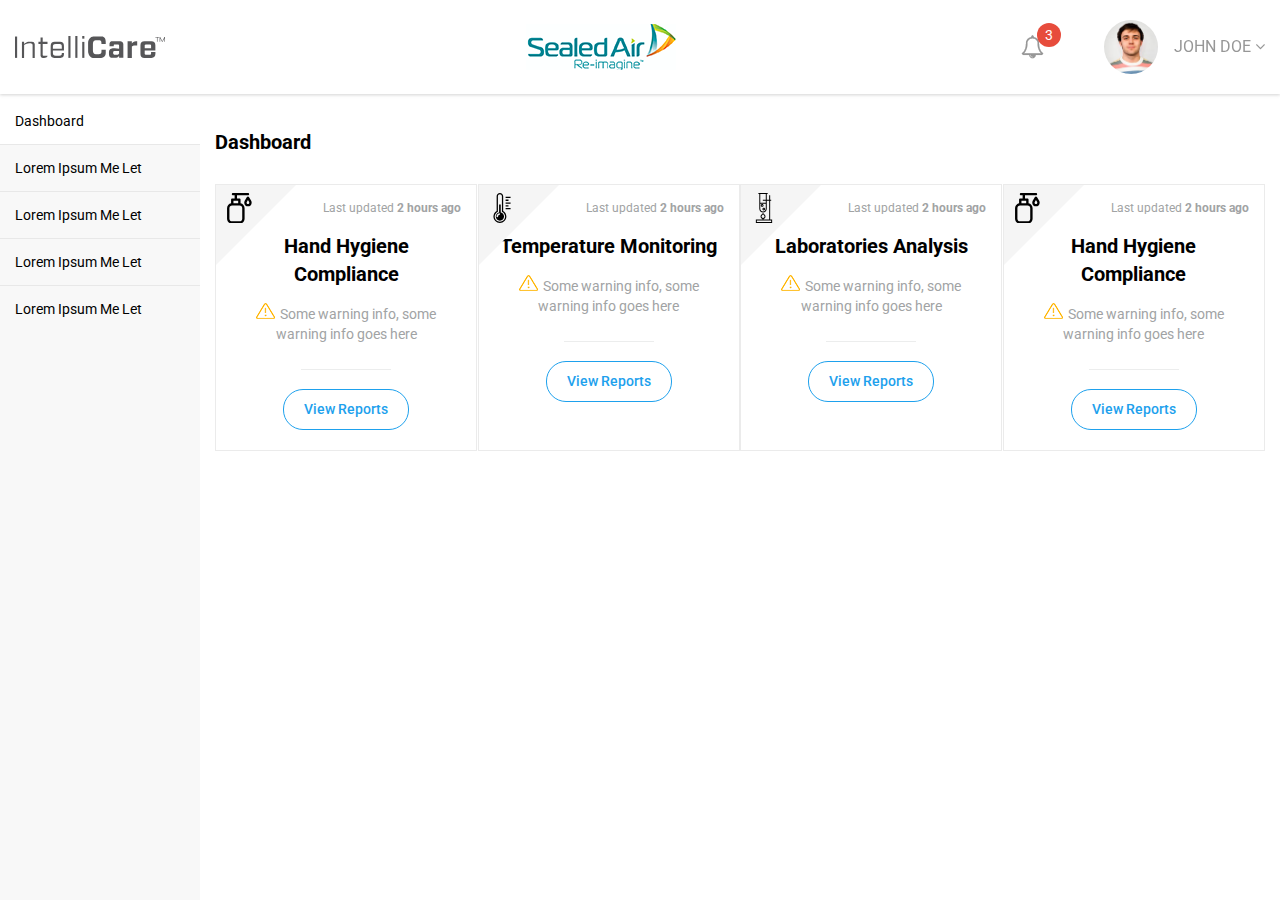
<file: index.html>
<!doctype html>
<html class="no-js" lang="">
    <head>
        <meta charset="utf-8">
        <meta http-equiv="x-ua-compatible" content="ie=edge">
        <title>intellicare | dashboard</title>
        <meta name="description" content="">
        <meta name="viewport" content="width=device-width, initial-scale=1">

        <link rel="apple-touch-icon" href="apple-touch-icon.png">
        <!-- Place favicon.ico in the root directory -->

        <!-- roboto fonts CDN -->
        <link href="https://fonts.googleapis.com/css?family=Roboto" rel="stylesheet">
        <!-- css files -->
        <link rel="stylesheet" href="css/main.css">
        <link rel="stylesheet" href="css/normalize.css">
        <link rel="stylesheet" href="css/font-awesome.css">
        
        <link rel="stylesheet" href="css/style.css">
        <script src="js/vendor/modernizr-2.8.3.min.js"></script>
    </head>
    <body>
        <!-- page header -->
        <header class="page-header">
            <div class="flex-row">
                <div class="app-logo flex-row">
                    <nav class="main-nav" id="mainNavMobile">
                        <div class="notification">
                            <span class="count">3</span>    
                        </div>
                        <div class="menu-icon ">
                            <svg xmlns="http://www.w3.org/2000/svg" viewBox="0 0 129.87 129.87">
                                <defs>
                                    <style>
                                    .cls-1 {
                                        fill: #b3b3b3;
                                    }
                                    
                                    .cls-2 {
                                        fill: none;
                                        stroke: #b3b3b3;
                                        stroke-miterlimit: 10;
                                        stroke-width: 6px;
                                    }
                                    </style>
                                </defs>
                                <title>menu-icon</title>
                                <g id="Layer_2" data-name="Layer 2">
                                    <g id="Layer_2-2" data-name="Layer 2">
                                        <path class="cls-1" d="M64.32,48c-9,0-17.94,0-26.91,0-2.5,0-5.05-.19-5.17-3.23s2.42-3.56,4.92-3.56H93c2.34,0,4.67.62,4.7,3.31,0,3-2.34,3.5-4.94,3.49C83.25,48,73.78,48,64.32,48Z" />
                                        <path class="cls-1" d="M64.9,81.83c9.14,0,18.27,0,27.41,0,2.68,0,5.46.18,5.33,3.56-.11,3-2.81,3.24-5.26,3.24H37.56c-2.61,0-5.46-.24-5.31-3.65.13-3,2.77-3.16,5.24-3.14C46.63,81.86,55.76,81.83,64.9,81.83Z" />
                                        <path class="cls-1" d="M65.08,61.63q13.74,0,27.47,0c2.46,0,5.09.17,5.07,3.33S95,68.24,92.51,68.24H37.56c-2.41,0-5.17,0-5.31-3.08-.15-3.52,2.76-3.53,5.36-3.53Z" />
                                        <circle class="cls-2" cx="64.93" cy="64.93" r="60.93" />
                                    </g>
                                </g>
                            </svg>
                        </div>
                        <ul>
                            <li><a href="#">Test-1</a></li>
                            <li><a href="#">Test-2</a></li>
                            <li><a href="#">Test-3</a></li>
                            <li><a href="#">Test-4</a></li>
                        </ul>
                    </nav>
                    <div class="intellicare-logo">
                        <a href="index.html">
                            <svg xmlns="http://www.w3.org/2000/svg" viewBox="0 0 281.08 41.05">
                                <defs>
                                    <style>
                                    .logo {
                                        fill: #565658;
                                    }
                                    </style>
                                </defs>
                                <title>INTELLICARE-LOGO</title>
                                <g id="Layer_2" data-name="Layer 2">
                                    <g id="Layer_1-2" data-name="Layer 1">
                                        <rect class="logo" y="1" width="4" height="39.99" />
                                        <rect class="logo" x="100" width="4" height="40.99" />
                                        <rect class="logo" x="113" width="4" height="40.99" />
                                        <rect class="logo" x="126" y="11.02" width="4" height="29.97" />
                                        <rect class="logo" x="126" y="0.02" width="4" height="4.98" />
                                        <path class="logo" d="M32,11l-7.28,0c-2.33.09-6,2.93-7.7,4.15L17,11H13V41h4l.11-24A21.2,21.2,0,0,1,22,14.35a16.48,16.48,0,0,1,5.36-.6c1.21,0,3.17.3,3.22.31a3,3,0,0,1,2.39,3V41H37V15.57a3.87,3.87,0,0,0-.41-1.73,6.5,6.5,0,0,0-1.1-1.59C34.5,11.21,32,11,32,11Z" />
                                        <path class="logo" d="M53.38,37a1.47,1.47,0,0,1-1.47-1.47V15h9V11h-9V3h-4v8h-4v4h4V37a4,4,0,0,0,4,4h2.65c2.21,0,6.66-.77,6.43-4Z" />
                                        <path class="logo" d="M84.37,11H74.24a7.4,7.4,0,0,0-7.37,7.38v16A6.64,6.64,0,0,0,73.49,41H85.12a6.64,6.64,0,0,0,6.63-6.62V32h-4c0,3.26-.32,5.07-5.34,5H76.47C72.13,37,71,35.19,71,31.58V27.12H91.74V18.36A7.4,7.4,0,0,0,84.37,11Zm3.37,13H71l0-3.31c0-3.61.69-5.52,5.43-5.53h5.94c5.49.1,5.35,2,5.35,5.58Z" />
                                        <path class="logo" d="M162.06,26c0,5.61.26,7.93-4.74,8l-5.75.06c-3.53,0-5.56-2.61-5.56-7.44V14.83C146,10,148.75,8,151.16,8c1.28,0,5.32,0,5.68,0,5.16.05,5.16,2.34,5.2,7h8V10.78c0-5.42-2.14-9.83-7.57-9.83H146.91C141.48.95,137,7.38,137,12.79V29.16C137,34,141,41,145.91,41h15.56a8.69,8.69,0,0,0,8.59-8.89V26Z" />
                                        <path class="logo" d="M219,14.08V10h-8V41h8V19.88A13.35,13.35,0,0,1,222.63,18L229,18V10l-2.35,0C223,10,220.21,12.68,219,14.08Z" />
                                        <path class="logo" d="M197.55,10H181s-3.88.53-3.88,5.66V19h8V17s0-1,1.84-1,6.31,0,6.31,0a2.1,2.1,0,0,1,1.81,2.16c0,.06,0,5.78,0,5.78l-8-1s-6-.67-8.27,1.33-2.79,3.21-2.73,7.6c.05,3.52.09,5.65,1.75,7.31,2.09,2.09,4.51,1.79,7.46,1.75s6.79.9,9.79-4.12c0,.13,0,4.17,0,4.17l8,0L203,15S202.34,10.14,197.55,10Zm-5.17,25c-2.31.13-6.31,0-6.31,0A2.64,2.64,0,0,1,184,33a10,10,0,0,1,0-3.06,2.32,2.32,0,0,1,2.28-2.06c2,.06,8.78.1,8.78.1v5A2.73,2.73,0,0,1,192.38,35Z" />
                                        <path class="logo" d="M255.61,10h-13a7.54,7.54,0,0,0-7.52,7.52v16A7.54,7.54,0,0,0,242.62,41h13a7.54,7.54,0,0,0,7.52-7.52V30H255s0,2.46,0,2.69c0,2.2-1.54,2.24-1.54,2.24h-8.3c-2.47,0-2.09-2-2.09-2V27h20V17.48A7.54,7.54,0,0,0,255.61,10ZM243.11,23V18s-.38-2,2.09-2h8.3s1.57,0,1.54,2.24c0,.23,0,1.76,0,1.76v3Z" />
                                        <polygon class="logo" points="267.08 2.04 266.05 2.04 266.05 2.04 263.06 2.04 263.06 2.97 266.05 2.97 266.06 10.99 267.08 10.99 267.08 2.97 270.06 2.97 270.06 2.04 267.08 2.04 267.08 2.04" />
                                        <polygon class="logo" points="281.08 10.99 281.08 2.04 280.05 2.04 276.06 9.97 272.08 2.04 271.05 2.04 271.06 10.99 272.08 10.99 272.08 4.09 275.54 10.99 276.57 10.99 280.05 4.08 280.06 10.99 281.08 10.99" />
                                    </g>
                                </g>
                            </svg>
                        </a>
                    </div>
                </div>
                <div class="logo">
                    <a href="#"><img src="img/logo.png" alt="seeled air logo"></a>
                </div>
                <div class="flex-row user-info">
                    <div class="notification">
                        <img src="img/notification.png" alt="notification icon">
                        <span class="count">3</span>
                    </div>
                    <div class="flex-row user" id="userOptions">
                        <div class="user-pic">
                            <img src="img/user-1.png" alt="user picture">    
                        </div>
                        <div class="user-options">
                            <span>John doe <i class="fa fa-angle-down"></i></span>
                            <ul>
                                <li>profile</li>
                                <li>setting</li>
                                <li>account</li>
                            </ul>
                        </div>
                    </div>
                </div>
            </div>
        </header>

        <!-- dashboard blocks -->
        <section class="content-wrap">
            <div class="flex-row">
                <nav class="fixed-nav">
                    <ul>
                        <li class="active">Dashboard</li>
                        <li>Lorem ipsum me let</li>
                        <li>Lorem ipsum me let</li>
                        <li>Lorem ipsum me let</li>
                        <li>Lorem ipsum me let</li>
                    </ul>
                </nav>
                <div class="dashboard">
                    <h2>Dashboard</h2>
                    <div class="flex-row dispenser items">
                        <!-- item repeat -->
                        <div class="item">
                            <span class="item-icon">
                                <svg version="1.1" id="Layer_1" xmlns="http://www.w3.org/2000/svg" xmlns:xlink="http://www.w3.org/1999/xlink" x="0px" y="0px" viewBox="0 0 500 500" style="enable-background:new 0 0 500 500;" xml:space="preserve">
                                    <g>
                                        <g>
                                            <g>
                                                <path d="M450.62,126.195L416.238,66.64c-3.53-6.114-10.051-9.878-17.111-9.878c-7.058,0-13.581,3.766-17.109,9.878
                                                    l-36.696,63.561c-0.39,0.676-0.738,1.368-1.041,2.076c-4.558,8.78-6.96,18.592-6.96,28.517c0,34.151,27.784,61.934,61.934,61.934
                                                    c34.15,0,61.934-27.784,61.934-61.934C461.193,148.389,457.539,136.447,450.62,126.195z M399.257,183.215
                                                    c-12.364,0-22.421-10.059-22.421-22.421c0-3.908,0.971-7.606,2.883-10.991c0.259-0.458,0.498-0.925,0.718-1.397l18.69-32.373
                                                    l17.652,30.575c0.279,0.483,0.578,0.955,0.897,1.412c2.618,3.76,4.003,8.178,4.003,12.773
                                                    C421.679,173.156,411.621,183.215,399.257,183.215z"/>
                                                <path d="M276.034,172.285v-62.235c0-10.911-8.846-19.757-19.757-19.757h-39.493V39.513h182.473
                                                    c10.911,0,19.757-8.846,19.757-19.757S410.168,0,399.257,0H150.286c-10.911,0-19.757,8.846-19.757,19.757
                                                    s8.846,19.757,19.757,19.757h26.985v50.781h-39.492c-10.911,0-19.757,8.846-19.757,19.757v62.235
                                                    c-38.288,7.72-67.211,41.614-67.211,82.143v173.776c0,46.207,37.593,83.798,83.8,83.798h124.834
                                                    c46.208,0,83.8-37.592,83.8-83.798V254.427C343.244,213.899,314.322,180.005,276.034,172.285z M157.535,129.807h78.986v40.822
                                                    h-78.986V129.807z M303.731,428.203c0,24.419-19.866,44.285-44.286,44.285H134.611c-24.42,0-44.286-19.866-44.286-44.285V254.427
                                                    c0-24.419,19.866-44.285,44.286-44.285h3.168h118.499h3.168c24.42,0,44.286,19.866,44.286,44.285V428.203z"/>
                                            </g>
                                        </g>
                                    </g>
                                    </svg>
                            </span>
                            <p class="update">Last updated <span>2 hours ago</span></p>
                            <h3>Hand hygiene compliance</h3>
                            <p class="info"><img src="img/warning.png" alt="">Some warning info, some warning info goes here</p>
                            <a href="landing.html" class="btn btn-primary">view reports</a>
                        </div>
                        <!-- item repeat -->
                        <div class="item">
                            <span class="item-icon">
                                <svg version="1.1" id="Capa_1" xmlns="http://www.w3.org/2000/svg" xmlns:xlink="http://www.w3.org/1999/xlink" x="0px" y="0px" viewBox="0 0 301.605 301.605" style="enable-background:new 0 0 301.605 301.605;" xml:space="preserve">
                                    <g>
                                        <path d="M236.896,38.375v12.854h-49.808V38.375H236.896z M216.009,66.389h-28.921v12.854h28.921V66.389z M187.088,107.257h49.808
                                            V94.404h-49.808V107.257z M216.009,122.425h-28.921v12.854h28.921V122.425z M187.088,163.293h49.808v-12.854h-49.808V163.293z
                                             M194.852,236.533c0,35.881-29.191,65.072-65.072,65.072s-65.072-29.191-65.072-65.072c0-23.252,12.211-44.384,32.134-56.074
                                            V32.938C96.843,14.775,111.618,0,129.78,0s32.938,14.775,32.938,32.938v147.522C182.641,192.137,194.852,213.275,194.852,236.533z
                                             M181.998,236.533c0-19.73-10.964-37.565-28.619-46.53l-3.515-1.787V32.944c0-11.08-9.01-20.084-20.084-20.084
                                            c-11.073,0-20.084,9.004-20.084,20.084v155.272l-3.515,1.787c-17.655,8.972-28.619,26.806-28.619,46.53
                                            c0,28.792,23.426,52.218,52.218,52.218S181.998,265.325,181.998,236.533z M171.291,236.533c0,22.886-18.619,41.505-41.511,41.505
                                            c-22.886,0-41.505-18.619-41.505-41.505c0-18.76,12.674-35.232,30.823-40.058l2.384-0.636v-79.275h16.601v79.269l2.384,0.643
                                            C158.624,201.301,171.291,217.78,171.291,236.533z M131.837,208.866c-0.99-4.396-5.411-7.288-9.917-6.26
                                            c-15.733,3.56-26.723,17.32-26.723,33.465c0,4.569,3.721,8.291,8.291,8.291s8.291-3.721,8.291-8.291
                                            c0-8.207,5.797-15.482,13.798-17.288C130.024,217.76,132.839,213.313,131.837,208.866z"/>
                                    </g>
                                </svg>
                            </span>
                            <p class="update">Last updated <span>2 hours ago</span></p>
                            <h3>Temperature Monitoring</h3>
                            <p class="info"><img src="img/warning.png" alt="">Some warning info, some warning info goes here</p>
                            <a href="#" class="btn btn-primary">view reports</a>
                        </div>
                        <!-- item repeat -->
                        <div class="item">
                            <span class="item-icon">
                                <svg version="1.1" id="Capa_1" xmlns="http://www.w3.org/2000/svg" xmlns:xlink="http://www.w3.org/1999/xlink" x="0px" y="0px" viewBox="0 0 461.175 461.175" style="enable-background:new 0 0 461.175 461.175;" xml:space="preserve">
                                    <g>
                                        <path d="M223.754,191.764c0-11.717-9.533-21.25-21.25-21.25s-21.249,9.533-21.249,21.25s9.532,21.25,21.249,21.25
                                            S223.754,203.48,223.754,191.764z M202.504,198.013c-3.445,0-6.249-2.804-6.249-6.25s2.804-6.25,6.249-6.25
                                            c3.446,0,6.25,2.804,6.25,6.25S205.95,198.013,202.504,198.013z"/>
                                        <path d="M227.504,225.514c-11.717,0-21.249,9.533-21.249,21.25s9.532,21.25,21.249,21.25s21.25-9.533,21.25-21.25
                                            S239.221,225.514,227.504,225.514z M227.504,253.013c-3.445,0-6.249-2.804-6.249-6.25s2.804-6.25,6.249-6.25
                                            c3.446,0,6.25,2.804,6.25,6.25S230.95,253.013,227.504,253.013z"/>
                                        <path d="M325.306,406.175V119.802h15.854v-15h-15.854v-68.4h-15v68.4h-37.313V15h13.674V0h-13.674H158.272h-13.674v15h13.674
                                            v228.143c0,31.628,25.731,57.36,57.36,57.36s57.36-25.732,57.36-57.36V119.802h37.313v286.373h-87.173v-8.114
                                            c7.327-1.453,14.063-5.035,19.464-10.436c7.202-7.202,11.169-16.778,11.169-26.964s-3.967-19.761-11.169-26.963l-26.964-26.964
                                            l-26.963,26.964c-7.203,7.202-11.17,16.778-11.17,26.963s3.967,19.762,11.17,26.964c5.401,5.401,12.136,8.982,19.463,10.436v8.114
                                            H105.47v55h250.235v-55H325.306z M215.633,285.503c-23.357,0-42.36-19.003-42.36-42.36v-76.875h84.721v76.875
                                            C257.993,266.5,238.99,285.503,215.633,285.503z M257.993,151.269h-84.721V15h84.721v89.802h-45.279v15h45.279V151.269z
                                             M192.5,360.661c0-6.179,2.406-11.988,6.776-16.357l16.356-16.357l16.357,16.357c4.369,4.369,6.775,10.178,6.775,16.357
                                            c0,6.179-2.406,11.988-6.776,16.357c-4.368,4.369-10.178,6.775-16.356,6.775s-11.987-2.406-16.356-6.775
                                            C194.906,372.649,192.5,366.84,192.5,360.661z M340.705,446.175H120.47v-25h220.235V446.175z"/>
                                    </g>
                                </svg>
                            </span>
                            <p class="update">Last updated <span>2 hours ago</span></p>
                            <h3>Laboratories Analysis</h3>
                            <p class="info"><img src="img/warning.png" alt="">Some warning info, some warning info goes here</p>
                            <a href="#" class="btn btn-primary">view reports</a>
                        </div>
                        <!-- item repeat -->
                        <div class="item">
                            <span class="item-icon">
                                <svg version="1.1" id="Layer_1" xmlns="http://www.w3.org/2000/svg" xmlns:xlink="http://www.w3.org/1999/xlink" x="0px" y="0px" viewBox="0 0 500 500" style="enable-background:new 0 0 500 500;" xml:space="preserve">
                                    <g>
                                        <g>
                                            <g>
                                                <path d="M450.62,126.195L416.238,66.64c-3.53-6.114-10.051-9.878-17.111-9.878c-7.058,0-13.581,3.766-17.109,9.878
                                                    l-36.696,63.561c-0.39,0.676-0.738,1.368-1.041,2.076c-4.558,8.78-6.96,18.592-6.96,28.517c0,34.151,27.784,61.934,61.934,61.934
                                                    c34.15,0,61.934-27.784,61.934-61.934C461.193,148.389,457.539,136.447,450.62,126.195z M399.257,183.215
                                                    c-12.364,0-22.421-10.059-22.421-22.421c0-3.908,0.971-7.606,2.883-10.991c0.259-0.458,0.498-0.925,0.718-1.397l18.69-32.373
                                                    l17.652,30.575c0.279,0.483,0.578,0.955,0.897,1.412c2.618,3.76,4.003,8.178,4.003,12.773
                                                    C421.679,173.156,411.621,183.215,399.257,183.215z"/>
                                                <path d="M276.034,172.285v-62.235c0-10.911-8.846-19.757-19.757-19.757h-39.493V39.513h182.473
                                                    c10.911,0,19.757-8.846,19.757-19.757S410.168,0,399.257,0H150.286c-10.911,0-19.757,8.846-19.757,19.757
                                                    s8.846,19.757,19.757,19.757h26.985v50.781h-39.492c-10.911,0-19.757,8.846-19.757,19.757v62.235
                                                    c-38.288,7.72-67.211,41.614-67.211,82.143v173.776c0,46.207,37.593,83.798,83.8,83.798h124.834
                                                    c46.208,0,83.8-37.592,83.8-83.798V254.427C343.244,213.899,314.322,180.005,276.034,172.285z M157.535,129.807h78.986v40.822
                                                    h-78.986V129.807z M303.731,428.203c0,24.419-19.866,44.285-44.286,44.285H134.611c-24.42,0-44.286-19.866-44.286-44.285V254.427
                                                    c0-24.419,19.866-44.285,44.286-44.285h3.168h118.499h3.168c24.42,0,44.286,19.866,44.286,44.285V428.203z"/>
                                            </g>
                                        </g>
                                    </g>
                                </svg>
                            </span>
                            <p class="update">Last updated <span>2 hours ago</span></p>
                            <h3>Hand hygiene compliance</h3>
                            <p class="info"><img src="img/warning.png" alt="">Some warning info, some warning info goes here</p>
                            <a href="#" class="btn btn-primary">view reports</a>
                        </div>
                    </div>
                </div>
            </div>
        </section>

        <!-- vendor js -->
        <script src="js/vendor/jquery-1.12.0.min.js"></script>
        <!-- custom js -->
        <script src="js/main.js"></script>
    </body>
</html>
</file>
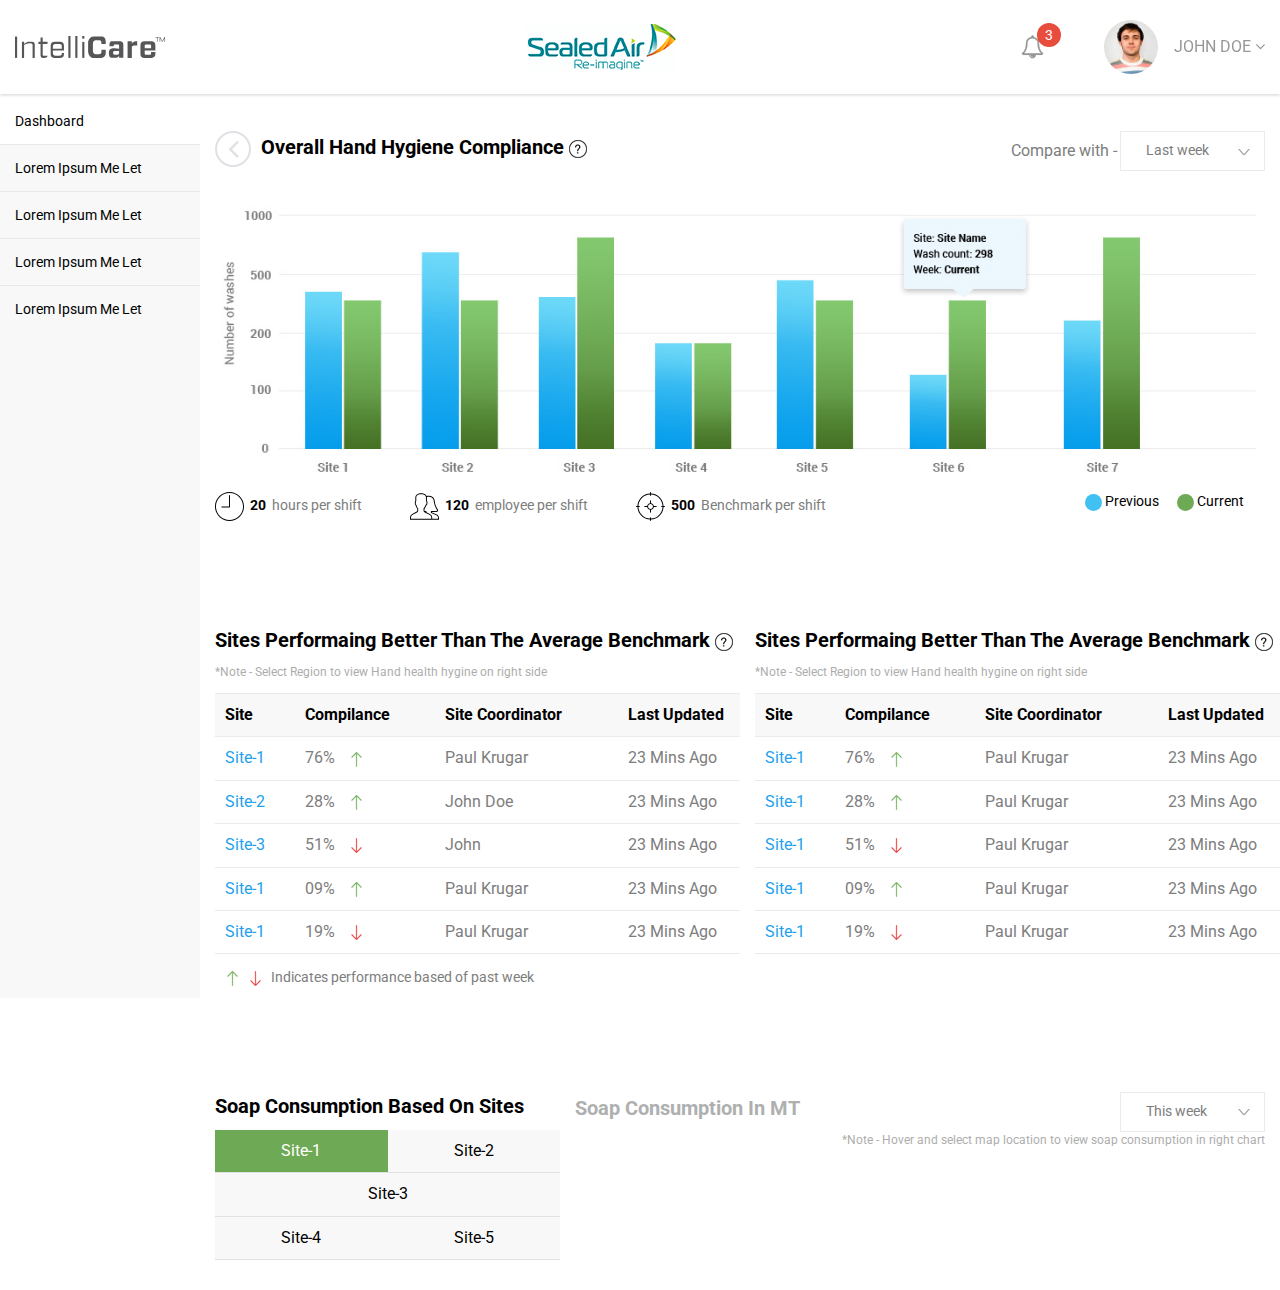
<file: landing.html>
<!doctype html>
<html class="no-js" lang="">
    <head>
        <meta charset="utf-8">
        <meta http-equiv="x-ua-compatible" content="ie=edge">
        <title>intellicare | details</title>
        <meta name="description" content="">
        <meta name="viewport" content="width=device-width, initial-scale=1">

        <link rel="apple-touch-icon" href="apple-touch-icon.png">
        <!-- Place favicon.ico in the root directory -->

        <!-- roboto fonts CDN -->
        <link href="https://fonts.googleapis.com/css?family=Roboto" rel="stylesheet">
        <!-- css files -->
        <link rel="stylesheet" href="css/main.css">
        <link rel="stylesheet" href="css/normalize.css">
        <link rel="stylesheet" href="css/font-awesome.css">
        
        <link rel="stylesheet" href="css/style.css">
        <script src="js/vendor/modernizr-2.8.3.min.js"></script>
    </head>
    <body>  
        <!-- page header -->
        <header class="page-header">
            <div class="flex-row">
                <div class="app-logo flex-row">
                    <nav class="main-nav" id="mainNavMobile">
                        <div class="notification">
                            <span class="count">3</span>    
                        </div>
                        <div class="menu-icon ">
                            <svg xmlns="http://www.w3.org/2000/svg" viewBox="0 0 129.87 129.87">
                                <defs>
                                    <style>
                                    .cls-1 {
                                        fill: #b3b3b3;
                                    }
                                    
                                    .cls-2 {
                                        fill: none;
                                        stroke: #b3b3b3;
                                        stroke-miterlimit: 10;
                                        stroke-width: 6px;
                                    }
                                    </style>
                                </defs>
                                <title>menu-icon</title>
                                <g id="Layer_2" data-name="Layer 2">
                                    <g id="Layer_2-2" data-name="Layer 2">
                                        <path class="cls-1" d="M64.32,48c-9,0-17.94,0-26.91,0-2.5,0-5.05-.19-5.17-3.23s2.42-3.56,4.92-3.56H93c2.34,0,4.67.62,4.7,3.31,0,3-2.34,3.5-4.94,3.49C83.25,48,73.78,48,64.32,48Z" />
                                        <path class="cls-1" d="M64.9,81.83c9.14,0,18.27,0,27.41,0,2.68,0,5.46.18,5.33,3.56-.11,3-2.81,3.24-5.26,3.24H37.56c-2.61,0-5.46-.24-5.31-3.65.13-3,2.77-3.16,5.24-3.14C46.63,81.86,55.76,81.83,64.9,81.83Z" />
                                        <path class="cls-1" d="M65.08,61.63q13.74,0,27.47,0c2.46,0,5.09.17,5.07,3.33S95,68.24,92.51,68.24H37.56c-2.41,0-5.17,0-5.31-3.08-.15-3.52,2.76-3.53,5.36-3.53Z" />
                                        <circle class="cls-2" cx="64.93" cy="64.93" r="60.93" />
                                    </g>
                                </g>
                            </svg>
                        </div>
                        <ul>
                            <li><a href="#">Test-1</a></li>
                            <li><a href="#">Test-2</a></li>
                            <li><a href="#">Test-3</a></li>
                            <li><a href="#">Test-4</a></li>
                        </ul>
                    </nav>
                    <div class="intellicare-logo">
                        <a href="index.html">
                            <svg xmlns="http://www.w3.org/2000/svg" viewBox="0 0 281.08 41.05">
                                <defs>
                                    <style>
                                    .logo {
                                        fill: #565658;
                                    }
                                    </style>
                                </defs>
                                <title>INTELLICARE-LOGO</title>
                                <g id="Layer_2" data-name="Layer 2">
                                    <g id="Layer_1-2" data-name="Layer 1">
                                        <rect class="logo" y="1" width="4" height="39.99" />
                                        <rect class="logo" x="100" width="4" height="40.99" />
                                        <rect class="logo" x="113" width="4" height="40.99" />
                                        <rect class="logo" x="126" y="11.02" width="4" height="29.97" />
                                        <rect class="logo" x="126" y="0.02" width="4" height="4.98" />
                                        <path class="logo" d="M32,11l-7.28,0c-2.33.09-6,2.93-7.7,4.15L17,11H13V41h4l.11-24A21.2,21.2,0,0,1,22,14.35a16.48,16.48,0,0,1,5.36-.6c1.21,0,3.17.3,3.22.31a3,3,0,0,1,2.39,3V41H37V15.57a3.87,3.87,0,0,0-.41-1.73,6.5,6.5,0,0,0-1.1-1.59C34.5,11.21,32,11,32,11Z" />
                                        <path class="logo" d="M53.38,37a1.47,1.47,0,0,1-1.47-1.47V15h9V11h-9V3h-4v8h-4v4h4V37a4,4,0,0,0,4,4h2.65c2.21,0,6.66-.77,6.43-4Z" />
                                        <path class="logo" d="M84.37,11H74.24a7.4,7.4,0,0,0-7.37,7.38v16A6.64,6.64,0,0,0,73.49,41H85.12a6.64,6.64,0,0,0,6.63-6.62V32h-4c0,3.26-.32,5.07-5.34,5H76.47C72.13,37,71,35.19,71,31.58V27.12H91.74V18.36A7.4,7.4,0,0,0,84.37,11Zm3.37,13H71l0-3.31c0-3.61.69-5.52,5.43-5.53h5.94c5.49.1,5.35,2,5.35,5.58Z" />
                                        <path class="logo" d="M162.06,26c0,5.61.26,7.93-4.74,8l-5.75.06c-3.53,0-5.56-2.61-5.56-7.44V14.83C146,10,148.75,8,151.16,8c1.28,0,5.32,0,5.68,0,5.16.05,5.16,2.34,5.2,7h8V10.78c0-5.42-2.14-9.83-7.57-9.83H146.91C141.48.95,137,7.38,137,12.79V29.16C137,34,141,41,145.91,41h15.56a8.69,8.69,0,0,0,8.59-8.89V26Z" />
                                        <path class="logo" d="M219,14.08V10h-8V41h8V19.88A13.35,13.35,0,0,1,222.63,18L229,18V10l-2.35,0C223,10,220.21,12.68,219,14.08Z" />
                                        <path class="logo" d="M197.55,10H181s-3.88.53-3.88,5.66V19h8V17s0-1,1.84-1,6.31,0,6.31,0a2.1,2.1,0,0,1,1.81,2.16c0,.06,0,5.78,0,5.78l-8-1s-6-.67-8.27,1.33-2.79,3.21-2.73,7.6c.05,3.52.09,5.65,1.75,7.31,2.09,2.09,4.51,1.79,7.46,1.75s6.79.9,9.79-4.12c0,.13,0,4.17,0,4.17l8,0L203,15S202.34,10.14,197.55,10Zm-5.17,25c-2.31.13-6.31,0-6.31,0A2.64,2.64,0,0,1,184,33a10,10,0,0,1,0-3.06,2.32,2.32,0,0,1,2.28-2.06c2,.06,8.78.1,8.78.1v5A2.73,2.73,0,0,1,192.38,35Z" />
                                        <path class="logo" d="M255.61,10h-13a7.54,7.54,0,0,0-7.52,7.52v16A7.54,7.54,0,0,0,242.62,41h13a7.54,7.54,0,0,0,7.52-7.52V30H255s0,2.46,0,2.69c0,2.2-1.54,2.24-1.54,2.24h-8.3c-2.47,0-2.09-2-2.09-2V27h20V17.48A7.54,7.54,0,0,0,255.61,10ZM243.11,23V18s-.38-2,2.09-2h8.3s1.57,0,1.54,2.24c0,.23,0,1.76,0,1.76v3Z" />
                                        <polygon class="logo" points="267.08 2.04 266.05 2.04 266.05 2.04 263.06 2.04 263.06 2.97 266.05 2.97 266.06 10.99 267.08 10.99 267.08 2.97 270.06 2.97 270.06 2.04 267.08 2.04 267.08 2.04" />
                                        <polygon class="logo" points="281.08 10.99 281.08 2.04 280.05 2.04 276.06 9.97 272.08 2.04 271.05 2.04 271.06 10.99 272.08 10.99 272.08 4.09 275.54 10.99 276.57 10.99 280.05 4.08 280.06 10.99 281.08 10.99" />
                                    </g>
                                </g>
                            </svg>
                        </a>
                    </div>
                </div>
                <div class="logo">
                    <a href="#"><img src="img/logo.png" alt="seeled air logo"></a>
                </div>
                <div class="flex-row user-info">
                    <div class="notification">
                        <img src="img/notification.png" alt="notification icon">
                        <span class="count">3</span>
                    </div>
                    <div class="flex-row user" id="userOptions">
                        <div class="user-pic">
                            <img src="img/user-1.png" alt="user picture">    
                        </div>
                        <div class="user-options">
                            <span>John doe <i class="fa fa-angle-down"></i></span>
                            <ul>
                                <li>profile</li>
                                <li>setting</li>
                                <li>account</li>
                            </ul>
                        </div>
                    </div>
                </div>
            </div>
        </header>

        <!-- details blocks -->
        <section class="content-wrap">
            <div class="flex-row">
                <nav class="fixed-nav">
                    <ul>
                        <li class="active">Dashboard</li>
                        <li>Lorem ipsum me let</li>
                        <li>Lorem ipsum me let</li>
                        <li>Lorem ipsum me let</li>
                        <li>Lorem ipsum me let</li>
                    </ul>
                </nav>
                <div class="dashboard">
                    <!-- Header filter section -->
                    <div class="flex-row filter-details">
                        <div class="heading">
                            <h1><span class="back"><i class="fa fa-angle-left"></i></span>overall hand hygiene compliance <i class="que-icon"></i></h1>    
                        </div>
                        <div class="flex-row filter">
                            <label for="">Compare with - </label>
                            <select name="" id="" class="custom-select">
                                <option value="">Last week</option>
                                <option value="">This week</option>
                                <option value="">Last Month</option>
                            </select>
                        </div>
                    </div>
                    

                    <!-- graph-info -->
                    <div class="graph-info washes-chart">
                        <div class="graph-view">
                            <img src="img/graph-1.jpg" alt="graph picture">
                        </div>
                        <div class="flex-row graph-count">
                            <ul class="count">
                                <li>
                                    <span class="icon">
                                        <svg version="1.1" id="Capa_1" xmlns="http://www.w3.org/2000/svg" xmlns:xlink="http://www.w3.org/1999/xlink" x="0px" y="0px"
             viewBox="0 0 60 60" style="enable-background:new 0 0 60 60;" xml:space="preserve">
                                            <g>
                                                <path d="M30,0C13.458,0,0,13.458,0,30s13.458,30,30,30s30-13.458,30-30S46.542,0,30,0z M30,58C14.561,58,2,45.439,2,30
                                                    S14.561,2,30,2s28,12.561,28,28S45.439,58,30,58z"/>
                                                <path d="M30,6c-0.552,0-1,0.447-1,1v23H14c-0.552,0-1,0.447-1,1s0.448,1,1,1h16c0.552,0,1-0.447,1-1V7C31,6.447,30.552,6,30,6z"/>
                                            </g>
                                        </svg>
                                    </span>
                                    <strong>20</strong><span class="text"> hours per shift</span></li>
                                <li>
                                    <span class="icon">
                                        <svg version="1.1" id="Capa_1" xmlns="http://www.w3.org/2000/svg" xmlns:xlink="http://www.w3.org/1999/xlink" x="0px" y="0px"
             viewBox="0 0 60 60" style="enable-background:new 0 0 60 60;" xml:space="preserve">
                                            <path d="M55.517,46.55l-9.773-4.233c-0.23-0.115-0.485-0.396-0.704-0.771l6.525-0.005c0.114,0.011,2.804,0.257,4.961-0.67
                                            c0.817-0.352,1.425-1.047,1.669-1.907c0.246-0.868,0.09-1.787-0.426-2.523c-1.865-2.654-6.218-9.589-6.354-16.623
                                            c-0.003-0.121-0.397-12.083-12.21-12.18c-1.739,0.014-3.347,0.309-4.81,0.853c-0.319-0.813-0.789-1.661-1.488-2.459
                                            C30.854,3.688,27.521,2.5,23,2.5s-7.854,1.188-9.908,3.53c-2.368,2.701-2.148,5.976-2.092,6.525v5.319c-0.64,0.729-1,1.662-1,2.625
                                            v4c0,1.217,0.553,2.352,1.497,3.109c0.916,3.627,2.833,6.36,3.503,7.237v3.309c0,0.968-0.528,1.856-1.377,2.32l-8.921,4.866
                                            C1.801,46.924,0,49.958,0,53.262V57.5h44h2h14v-3.697C60,50.711,58.282,47.933,55.517,46.55z M44,55.5H2v-2.238
                                            c0-2.571,1.402-4.934,3.659-6.164l8.921-4.866C16.073,41.417,17,39.854,17,38.155v-4.019l-0.233-0.278
                                            c-0.024-0.029-2.475-2.994-3.41-7.065l-0.091-0.396l-0.341-0.22C12.346,25.803,12,25.176,12,24.5v-4c0-0.561,0.238-1.084,0.67-1.475
                                            L13,18.728V12.5l-0.009-0.131c-0.003-0.027-0.343-2.799,1.605-5.021C16.253,5.458,19.081,4.5,23,4.5
                                            c3.905,0,6.727,0.951,8.386,2.828c0.825,0.932,1.24,1.973,1.447,2.867c0.016,0.07,0.031,0.139,0.045,0.208
                                            c0.014,0.071,0.029,0.142,0.04,0.21c0.013,0.078,0.024,0.152,0.035,0.226c0.008,0.053,0.016,0.107,0.022,0.158
                                            c0.015,0.124,0.027,0.244,0.035,0.355c0.001,0.009,0.001,0.017,0.001,0.026c0.007,0.108,0.012,0.21,0.015,0.303
                                            c0,0.018,0,0.033,0.001,0.051c0.002,0.083,0.002,0.162,0.001,0.231c0,0.01,0,0.02,0,0.03c-0.004,0.235-0.02,0.375-0.02,0.378
                                            L33,18.728l0.33,0.298C33.762,19.416,34,19.939,34,20.5v4c0,0.873-0.572,1.637-1.422,1.899l-0.498,0.153l-0.16,0.495
                                            c-0.669,2.081-1.622,4.003-2.834,5.713c-0.297,0.421-0.586,0.794-0.837,1.079L28,34.123v4.125c0,0.253,0.025,0.501,0.064,0.745
                                            c0.008,0.052,0.022,0.102,0.032,0.154c0.039,0.201,0.091,0.398,0.155,0.59c0.015,0.045,0.031,0.088,0.048,0.133
                                            c0.078,0.209,0.169,0.411,0.275,0.605c0.012,0.022,0.023,0.045,0.035,0.067c0.145,0.256,0.312,0.499,0.504,0.723l0.228,0.281h0.039
                                            c0.343,0.338,0.737,0.632,1.185,0.856l9.553,4.776C42.513,48.374,44,50.78,44,53.457V55.5z M58,55.5H46v-2.043
                                            c0-3.439-1.911-6.53-4.986-8.068l-6.858-3.43c0.169-0.386,0.191-0.828,0.043-1.254c-0.245-0.705-0.885-1.16-1.63-1.16h-2.217
                                            c-0.046-0.081-0.076-0.17-0.113-0.256c-0.05-0.115-0.109-0.228-0.142-0.349C30.036,38.718,30,38.486,30,38.248v-3.381
                                            c0.229-0.28,0.47-0.599,0.719-0.951c1.239-1.75,2.232-3.698,2.954-5.799C35.084,27.47,36,26.075,36,24.5v-4
                                            c0-0.963-0.36-1.896-1-2.625v-5.319c0.026-0.25,0.082-1.069-0.084-2.139c1.288-0.506,2.731-0.767,4.29-0.78
                                            c9.841,0.081,10.2,9.811,10.21,10.221c0.147,7.583,4.746,14.927,6.717,17.732c0.169,0.24,0.22,0.542,0.139,0.827
                                            c-0.046,0.164-0.178,0.462-0.535,0.615c-1.68,0.723-3.959,0.518-4.076,0.513h-6.883c-0.643,0-1.229,0.327-1.568,0.874
                                            c-0.338,0.545-0.37,1.211-0.086,1.783c0.313,0.631,0.866,1.474,1.775,1.927l9.747,4.222C56.715,49.396,58,51.482,58,53.803V55.5z"/>
                                        </svg> 
                                    </span>
                                    <strong>120</strong><span class="text"> employee per shift</span></li>
                                <li>
                                    <span class="icon">
                                        <svg version="1.1" id="Capa_1" xmlns="http://www.w3.org/2000/svg" xmlns:xlink="http://www.w3.org/1999/xlink" x="0px" y="0px"
             viewBox="0 0 60 60" style="enable-background:new 0 0 60 60;" xml:space="preserve">
                                            <g>
                                                <path d="M59,29h-2.025C56.458,14.907,45.093,3.542,31,3.025V1c0-0.553-0.447-1-1-1s-1,0.447-1,1v2.025
                                                    C14.907,3.542,3.542,14.907,3.025,29H1c-0.553,0-1,0.447-1,1s0.447,1,1,1h2.025C3.542,45.093,14.907,56.458,29,56.975V59
                                                    c0,0.553,0.447,1,1,1s1-0.447,1-1v-2.025C45.093,56.458,56.458,45.093,56.975,31H59c0.553,0,1-0.447,1-1S59.553,29,59,29z
                                                     M31,54.975V53c0-0.553-0.447-1-1-1s-1,0.447-1,1v1.975C16.01,54.46,5.54,43.99,5.025,31H7c0.553,0,1-0.447,1-1s-0.447-1-1-1H5.025
                                                    C5.54,16.01,16.01,5.54,29,5.025V7c0,0.553,0.447,1,1,1s1-0.447,1-1V5.025C43.99,5.54,54.46,16.01,54.975,29H53
                                                    c-0.553,0-1,0.447-1,1s0.447,1,1,1h1.975C54.46,43.99,43.99,54.46,31,54.975z"/>
                                                <path d="M42,29h-5.08c-0.441-3.059-2.861-5.479-5.92-5.92V18c0-0.553-0.447-1-1-1s-1,0.447-1,1v5.08
                                                    c-3.059,0.441-5.479,2.862-5.92,5.92H18c-0.553,0-1,0.447-1,1s0.447,1,1,1h5.08c0.441,3.059,2.861,5.479,5.92,5.92V42
                                                    c0,0.553,0.447,1,1,1s1-0.447,1-1v-5.08c3.059-0.441,5.479-2.862,5.92-5.92H42c0.553,0,1-0.447,1-1S42.553,29,42,29z M30,35
                                                    c-2.757,0-5-2.243-5-5s2.243-5,5-5s5,2.243,5,5S32.757,35,30,35z"/>
                                            </g>
                                        </svg>
                                    </span>
                                    <strong>500</strong><span class="text"> Benchmark per shift</span></li>
                            </ul>
                            <ul class="legend">
                                <li><span class="circle primary"></span> Previous</li>
                                <li><span class="circle secondary"></span> Current</li>
                            </ul>
                        </div>
                    </div>
                    <!-- two graphs -->
                    <div class="flex-row two-column-graph">
                        <!-- graph-info -->
                        <div class="graph-info table-view col-6">
                            <h2>Sites performaing better than the average benchmark <span class="que-icon" title="help"></span> </h2>
                            <p class="note">*Note - Select Region to view Hand health hygine on right side</p>
                            <div class="graph-view">
                                <div class="table-block">
                                    <table class="site-details">
                                        <thead>
                                            <tr>
                                                <th>Site</th>
                                                <th>compilance</th>
                                                <th>site coordinator</th>
                                                <th>last updated</th>
                                            </tr>
                                        </thead>                                
                                        <tbody>
                                            <tr>
                                                <td><a href="site.html">site-1</a></td>
                                                <td>76% <span class="plus-arrow"></span></td>
                                                <td>paul krugar</td>
                                                <td>23 mins ago</td>
                                            </tr>
                                            <tr>
                                                <td><a href="site.html">site-2</a></td>
                                                <td>28% <span class="plus-arrow"></span></td>
                                                <td>John Doe</td>
                                                <td>23 mins ago</td>
                                            </tr>
                                            <tr>
                                                <td><a href="site.html">site-3</a></td>
                                                <td>51% <span class="minus-arrow"></span></td>
                                                <td>John</td>
                                                <td>23 mins ago</td>
                                            </tr>
                                            <tr>
                                                <td><a href="site.html">site-1</a></td>
                                                <td>09% <span class="plus-arrow"></span></td>
                                                <td>paul krugar</td>
                                                <td>23 mins ago</td>
                                            </tr>
                                            <tr>
                                                <td><a href="site.html">site-1</a></td>
                                                <td>19% <span class="minus-arrow"></span></td>
                                                <td>paul krugar</td>
                                                <td>23 mins ago</td>
                                            </tr>
                                        </tbody>
                                    </table>
                                </div>
                            </div>
                        </div>
                        <!-- graph-info -->
                        <div class="graph-info table-view col-6">
                            <h2>Sites performaing better than the average benchmark <span class="que-icon" title="help"></span> </h2>
                            <p class="note">*Note - Select Region to view Hand health hygine on right side</p>
                            <div class="graph-view">
                                <table class="site-details">
                                    <thead>
                                        <tr>
                                            <th>Site</th>
                                            <th>compilance</th>
                                            <th>site coordinator</th>
                                            <th>last updated</th>
                                        </tr>
                                    </thead>                                
                                    <tbody>
                                        <tr>
                                            <td><a href="site.html">site-1</a></td>
                                            <td>76% <span class="plus-arrow"></span></td>
                                            <td>paul krugar</td>
                                            <td>23 mins ago</td>
                                        </tr>
                                        <tr>
                                            <td><a href="site.html">site-1</a></td>
                                            <td>28% <span class="plus-arrow"></span></td>
                                            <td>paul krugar</td>
                                            <td>23 mins ago</td>
                                        </tr>
                                        <tr>
                                            <td><a href="site.html">site-1</a></td>
                                            <td>51% <span class="minus-arrow"></span></td>
                                            <td>paul krugar</td>
                                            <td>23 mins ago</td>
                                        </tr>
                                        <tr>
                                            <td><a href="site.html">site-1</a></td>
                                            <td>09% <span class="plus-arrow"></span></td>
                                            <td>paul krugar</td>
                                            <td>23 mins ago</td>
                                        </tr>
                                        <tr>
                                            <td><a href="site.html">site-1</a></td>
                                            <td>19% <span class="minus-arrow"></span></td>
                                            <td>paul krugar</td>
                                            <td>23 mins ago</td>
                                        </tr>
                                    </tbody>
                                </table>
                            </div>
                        </div>
                    </div>
                    <!-- legend icon -->
                    <div class="legend-icon">
                        <p><span class="plus-arrow"></span><span class="minus-arrow"></span>Indicates performance based of past week</p>
                    </div>

                    <!-- two graphs -->
                    <div class="flex-row two-column-graph chart-tab site-chart-tab">
                        <!-- graph-info -->
                        <div class="soap-consumption graph-info  col-4">
                            <h2>Soap consumption based on sites</h2>
                            <div class="graph-view">
                                <ul class="flex-row tab">
                                    <li class="active site-1">Site-1</li>
                                    <li class="site-2">Site-2</li>
                                    <li class="site-3">Site-3</li>
                                    <li class="site-4">Site-4</li>
                                    <li class="site-5">Site-5</li>
                                </ul>
                            </div>
                        </div>
                        <!-- graph-info -->
                        <div class="graph-info col-8 consumption-chart">
                            <div class="flex-row">
                                <h2>Soap Consumption in MT</h2>
                                <select name="" class="custom-select consumptionChartSelect">
                                    <option value="thisweek" selected="selected">This week</option>
                                    <option value="lastweek" >Last week</option>
                                    <option value="lastmonth">Last Month</option>
                                </select>
                            </div>

                            <div class="graph-view">
                                <div class="tab-content">
                                    <div class="content active">
                                        <div id="SoapConsumptionInMT-1"></div>
                                    </div>
                                    <div class="content">
                                        <div id="SoapConsumptionInMT-2"></div>
                                    </div>
                                    <div class="content">
                                        <h2>Space for site - 3 Graph Chart</h2>
                                    </div>
                                    <div class="content">
                                        <h2>Space for site - 4 Graph Chart</h2>
                                    </div>
                                    <div class="content">
                                        <h2>Space for site - 5 Graph Chart</h2>
                                    </div>
                                    <div class="content">
                                        <h2>Space for site - 6 Graph Chart</h2>
                                    </div>
                                </div>
                            </div>
                            <p class="note">*Note - Hover and select map location to view soap consumption in right chart</p>
                        </div>
                    </div>

                </div>
            </div>

        </section>

        <!-- vendor js -->
        <script src="js/vendor/jquery-1.12.0.min.js"></script>
        <!-- hight chart library cnd url -->
        <script src="https://code.highcharts.com/highcharts.js"></script>
        <script src="https://code.highcharts.com/modules/exporting.js"></script>
        <!-- custom js -->
        <script src="js/main.js"></script>
        <script src="js/chart-custom-1.js"></script>
    </body>
</html>
</file>
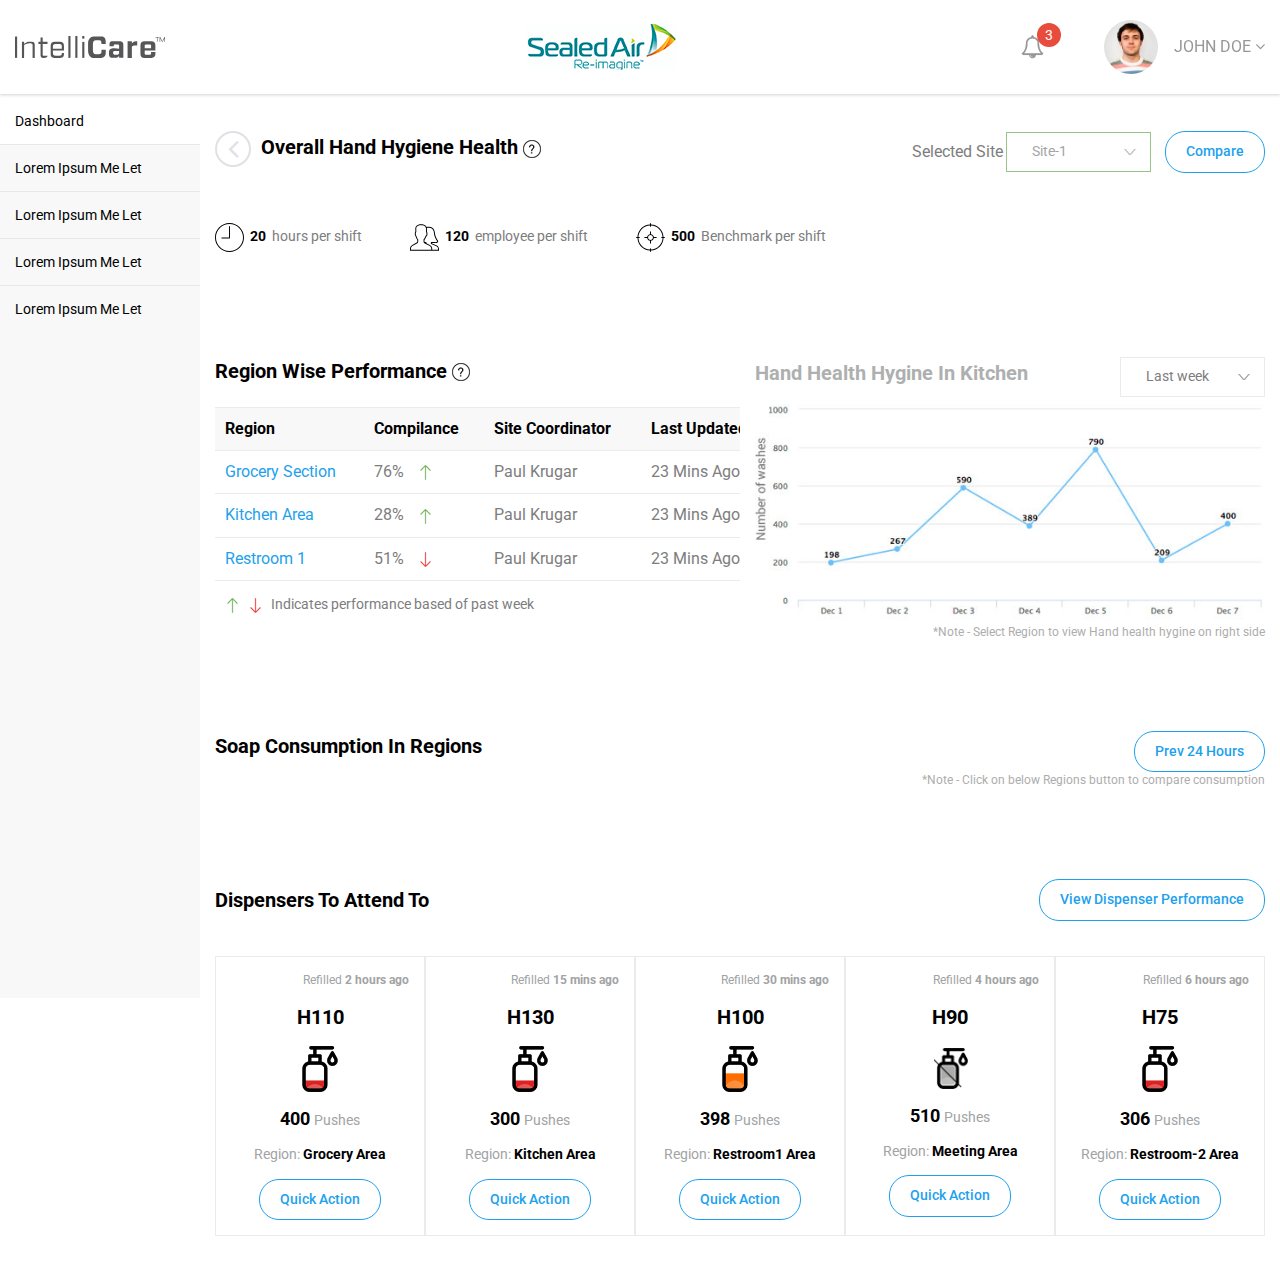
<file: site.html>
<!doctype html>
<html class="no-js" lang="">
    <head>
        <meta charset="utf-8">
        <meta http-equiv="x-ua-compatible" content="ie=edge">
        <title>intellicare | details</title>
        <meta name="description" content="">
        <meta name="viewport" content="width=device-width, initial-scale=1">

        <link rel="apple-touch-icon" href="apple-touch-icon.png">
        <!-- Place favicon.ico in the root directory -->

        <!-- roboto fonts CDN -->
        <link href="https://fonts.googleapis.com/css?family=Roboto" rel="stylesheet">
        <!-- css files -->
        <link rel="stylesheet" href="css/main.css">
        <link rel="stylesheet" href="css/normalize.css">
        <link rel="stylesheet" href="css/font-awesome.css">
        
        <link rel="stylesheet" href="css/style.css">
        <script src="js/vendor/modernizr-2.8.3.min.js"></script>
    </head>
    <body>
        <!-- page header -->
        <header class="page-header">
            <div class="flex-row">
                <div class="app-logo flex-row">
                    <nav class="main-nav" id="mainNavMobile">
                        <div class="notification">
                            <span class="count">3</span>    
                        </div>
                        <div class="menu-icon ">
                            <svg xmlns="http://www.w3.org/2000/svg" viewBox="0 0 129.87 129.87">
                                <defs>
                                    <style>
                                    .cls-1 {
                                        fill: #b3b3b3;
                                    }
                                    
                                    .cls-2 {
                                        fill: none;
                                        stroke: #b3b3b3;
                                        stroke-miterlimit: 10;
                                        stroke-width: 6px;
                                    }
                                    </style>
                                </defs>
                                <title>menu-icon</title>
                                <g id="Layer_2" data-name="Layer 2">
                                    <g id="Layer_2-2" data-name="Layer 2">
                                        <path class="cls-1" d="M64.32,48c-9,0-17.94,0-26.91,0-2.5,0-5.05-.19-5.17-3.23s2.42-3.56,4.92-3.56H93c2.34,0,4.67.62,4.7,3.31,0,3-2.34,3.5-4.94,3.49C83.25,48,73.78,48,64.32,48Z" />
                                        <path class="cls-1" d="M64.9,81.83c9.14,0,18.27,0,27.41,0,2.68,0,5.46.18,5.33,3.56-.11,3-2.81,3.24-5.26,3.24H37.56c-2.61,0-5.46-.24-5.31-3.65.13-3,2.77-3.16,5.24-3.14C46.63,81.86,55.76,81.83,64.9,81.83Z" />
                                        <path class="cls-1" d="M65.08,61.63q13.74,0,27.47,0c2.46,0,5.09.17,5.07,3.33S95,68.24,92.51,68.24H37.56c-2.41,0-5.17,0-5.31-3.08-.15-3.52,2.76-3.53,5.36-3.53Z" />
                                        <circle class="cls-2" cx="64.93" cy="64.93" r="60.93" />
                                    </g>
                                </g>
                            </svg>
                        </div>
                        <ul>
                            <li><a href="#">Test-1</a></li>
                            <li><a href="#">Test-2</a></li>
                            <li><a href="#">Test-3</a></li>
                            <li><a href="#">Test-4</a></li>
                        </ul>
                    </nav>
                    <div class="intellicare-logo">
                        <a href="index.html">
                            <svg xmlns="http://www.w3.org/2000/svg" viewBox="0 0 281.08 41.05">
                                <defs>
                                    <style>
                                    .logo {
                                        fill: #565658;
                                    }
                                    </style>
                                </defs>
                                <title>INTELLICARE-LOGO</title>
                                <g id="Layer_2" data-name="Layer 2">
                                    <g id="Layer_1-2" data-name="Layer 1">
                                        <rect class="logo" y="1" width="4" height="39.99" />
                                        <rect class="logo" x="100" width="4" height="40.99" />
                                        <rect class="logo" x="113" width="4" height="40.99" />
                                        <rect class="logo" x="126" y="11.02" width="4" height="29.97" />
                                        <rect class="logo" x="126" y="0.02" width="4" height="4.98" />
                                        <path class="logo" d="M32,11l-7.28,0c-2.33.09-6,2.93-7.7,4.15L17,11H13V41h4l.11-24A21.2,21.2,0,0,1,22,14.35a16.48,16.48,0,0,1,5.36-.6c1.21,0,3.17.3,3.22.31a3,3,0,0,1,2.39,3V41H37V15.57a3.87,3.87,0,0,0-.41-1.73,6.5,6.5,0,0,0-1.1-1.59C34.5,11.21,32,11,32,11Z" />
                                        <path class="logo" d="M53.38,37a1.47,1.47,0,0,1-1.47-1.47V15h9V11h-9V3h-4v8h-4v4h4V37a4,4,0,0,0,4,4h2.65c2.21,0,6.66-.77,6.43-4Z" />
                                        <path class="logo" d="M84.37,11H74.24a7.4,7.4,0,0,0-7.37,7.38v16A6.64,6.64,0,0,0,73.49,41H85.12a6.64,6.64,0,0,0,6.63-6.62V32h-4c0,3.26-.32,5.07-5.34,5H76.47C72.13,37,71,35.19,71,31.58V27.12H91.74V18.36A7.4,7.4,0,0,0,84.37,11Zm3.37,13H71l0-3.31c0-3.61.69-5.52,5.43-5.53h5.94c5.49.1,5.35,2,5.35,5.58Z" />
                                        <path class="logo" d="M162.06,26c0,5.61.26,7.93-4.74,8l-5.75.06c-3.53,0-5.56-2.61-5.56-7.44V14.83C146,10,148.75,8,151.16,8c1.28,0,5.32,0,5.68,0,5.16.05,5.16,2.34,5.2,7h8V10.78c0-5.42-2.14-9.83-7.57-9.83H146.91C141.48.95,137,7.38,137,12.79V29.16C137,34,141,41,145.91,41h15.56a8.69,8.69,0,0,0,8.59-8.89V26Z" />
                                        <path class="logo" d="M219,14.08V10h-8V41h8V19.88A13.35,13.35,0,0,1,222.63,18L229,18V10l-2.35,0C223,10,220.21,12.68,219,14.08Z" />
                                        <path class="logo" d="M197.55,10H181s-3.88.53-3.88,5.66V19h8V17s0-1,1.84-1,6.31,0,6.31,0a2.1,2.1,0,0,1,1.81,2.16c0,.06,0,5.78,0,5.78l-8-1s-6-.67-8.27,1.33-2.79,3.21-2.73,7.6c.05,3.52.09,5.65,1.75,7.31,2.09,2.09,4.51,1.79,7.46,1.75s6.79.9,9.79-4.12c0,.13,0,4.17,0,4.17l8,0L203,15S202.34,10.14,197.55,10Zm-5.17,25c-2.31.13-6.31,0-6.31,0A2.64,2.64,0,0,1,184,33a10,10,0,0,1,0-3.06,2.32,2.32,0,0,1,2.28-2.06c2,.06,8.78.1,8.78.1v5A2.73,2.73,0,0,1,192.38,35Z" />
                                        <path class="logo" d="M255.61,10h-13a7.54,7.54,0,0,0-7.52,7.52v16A7.54,7.54,0,0,0,242.62,41h13a7.54,7.54,0,0,0,7.52-7.52V30H255s0,2.46,0,2.69c0,2.2-1.54,2.24-1.54,2.24h-8.3c-2.47,0-2.09-2-2.09-2V27h20V17.48A7.54,7.54,0,0,0,255.61,10ZM243.11,23V18s-.38-2,2.09-2h8.3s1.57,0,1.54,2.24c0,.23,0,1.76,0,1.76v3Z" />
                                        <polygon class="logo" points="267.08 2.04 266.05 2.04 266.05 2.04 263.06 2.04 263.06 2.97 266.05 2.97 266.06 10.99 267.08 10.99 267.08 2.97 270.06 2.97 270.06 2.04 267.08 2.04 267.08 2.04" />
                                        <polygon class="logo" points="281.08 10.99 281.08 2.04 280.05 2.04 276.06 9.97 272.08 2.04 271.05 2.04 271.06 10.99 272.08 10.99 272.08 4.09 275.54 10.99 276.57 10.99 280.05 4.08 280.06 10.99 281.08 10.99" />
                                    </g>
                                </g>
                            </svg>
                        </a>
                    </div>
                </div>
                <div class="logo">
                    <a href="#"><img src="img/logo.png" alt="seeled air logo"></a>
                </div>
                <div class="flex-row user-info">
                    <div class="notification">
                        <img src="img/notification.png" alt="notification icon">
                        <span class="count">3</span>
                    </div>
                    <div class="flex-row user" id="userOptions">
                        <div class="user-pic">
                            <img src="img/user-1.png" alt="user picture">    
                        </div>
                        <div class="user-options">
                            <span>John doe <i class="fa fa-angle-down"></i></span>
                            <ul>
                                <li>profile</li>
                                <li>setting</li>
                                <li>account</li>
                            </ul>
                        </div>
                    </div>
                </div>
            </div>
        </header>

        <!-- details blocks -->
        <section class="content-wrap">
            <div class="flex-row">
                <nav class="fixed-nav">
                    <ul>
                        <li class="active">Dashboard</li>
                        <li>Lorem ipsum me let</li>
                        <li>Lorem ipsum me let</li>
                        <li>Lorem ipsum me let</li>
                        <li>Lorem ipsum me let</li>
                    </ul>
                </nav>
                <div class="dashboard">
                    <!-- Header filter section -->
                    <div class="flex-row filter-details" id="handHygieneHealth">
                        <div class="heading">
                            <h1><span class="back"><i class="fa fa-angle-left"></i></span>Overall Hand Hygiene Health <i class="que-icon"></i></h1>    
                        </div>
                        <div class="flex-row filter" id="siteCompareOne">
                            <label for="">Selected Site</label>
                            <select name="" id="defaultSelected" class="custom-select" disabled="disabled">
                                <option value="site-1" selected="selected">Site-1</option>
                            </select>
                        </div>
                        <div class="flex-row filter" id="siteCompareTwo">
                            <label for="">vs </label>
                            <select name="" id="" class="custom-select">
                                <option value="site-2" selected="selected">Site-2</option>
                                <option value="site-3">Site-3</option>
                            </select>
                        </div>
                        <button class="btn btn-primary" id="compareSiteBtn">Compare</button>
                    </div>
                    

                    <!-- graph-info -->
                    <div class="graph-info washes-chart">
                        <div class="graph-view" id="overallHandHygieneHealth">
                            
                        </div>
                        <div class="flex-row graph-count">
                            <ul class="count">
                                <li>
                                    <span class="icon">
                                        <svg version="1.1" id="Capa_1" xmlns="http://www.w3.org/2000/svg" xmlns:xlink="http://www.w3.org/1999/xlink" x="0px" y="0px"
             viewBox="0 0 60 60" style="enable-background:new 0 0 60 60;" xml:space="preserve">
                                            <g>
                                                <path d="M30,0C13.458,0,0,13.458,0,30s13.458,30,30,30s30-13.458,30-30S46.542,0,30,0z M30,58C14.561,58,2,45.439,2,30
                                                    S14.561,2,30,2s28,12.561,28,28S45.439,58,30,58z"/>
                                                <path d="M30,6c-0.552,0-1,0.447-1,1v23H14c-0.552,0-1,0.447-1,1s0.448,1,1,1h16c0.552,0,1-0.447,1-1V7C31,6.447,30.552,6,30,6z"/>
                                            </g>
                                        </svg>
                                    </span>
                                    <strong>20</strong><span class="text"> hours per shift</span></li>
                                <li>
                                    <span class="icon">
                                        <svg version="1.1" id="Capa_1" xmlns="http://www.w3.org/2000/svg" xmlns:xlink="http://www.w3.org/1999/xlink" x="0px" y="0px"
             viewBox="0 0 60 60" style="enable-background:new 0 0 60 60;" xml:space="preserve">
                                            <path d="M55.517,46.55l-9.773-4.233c-0.23-0.115-0.485-0.396-0.704-0.771l6.525-0.005c0.114,0.011,2.804,0.257,4.961-0.67
                                            c0.817-0.352,1.425-1.047,1.669-1.907c0.246-0.868,0.09-1.787-0.426-2.523c-1.865-2.654-6.218-9.589-6.354-16.623
                                            c-0.003-0.121-0.397-12.083-12.21-12.18c-1.739,0.014-3.347,0.309-4.81,0.853c-0.319-0.813-0.789-1.661-1.488-2.459
                                            C30.854,3.688,27.521,2.5,23,2.5s-7.854,1.188-9.908,3.53c-2.368,2.701-2.148,5.976-2.092,6.525v5.319c-0.64,0.729-1,1.662-1,2.625
                                            v4c0,1.217,0.553,2.352,1.497,3.109c0.916,3.627,2.833,6.36,3.503,7.237v3.309c0,0.968-0.528,1.856-1.377,2.32l-8.921,4.866
                                            C1.801,46.924,0,49.958,0,53.262V57.5h44h2h14v-3.697C60,50.711,58.282,47.933,55.517,46.55z M44,55.5H2v-2.238
                                            c0-2.571,1.402-4.934,3.659-6.164l8.921-4.866C16.073,41.417,17,39.854,17,38.155v-4.019l-0.233-0.278
                                            c-0.024-0.029-2.475-2.994-3.41-7.065l-0.091-0.396l-0.341-0.22C12.346,25.803,12,25.176,12,24.5v-4c0-0.561,0.238-1.084,0.67-1.475
                                            L13,18.728V12.5l-0.009-0.131c-0.003-0.027-0.343-2.799,1.605-5.021C16.253,5.458,19.081,4.5,23,4.5
                                            c3.905,0,6.727,0.951,8.386,2.828c0.825,0.932,1.24,1.973,1.447,2.867c0.016,0.07,0.031,0.139,0.045,0.208
                                            c0.014,0.071,0.029,0.142,0.04,0.21c0.013,0.078,0.024,0.152,0.035,0.226c0.008,0.053,0.016,0.107,0.022,0.158
                                            c0.015,0.124,0.027,0.244,0.035,0.355c0.001,0.009,0.001,0.017,0.001,0.026c0.007,0.108,0.012,0.21,0.015,0.303
                                            c0,0.018,0,0.033,0.001,0.051c0.002,0.083,0.002,0.162,0.001,0.231c0,0.01,0,0.02,0,0.03c-0.004,0.235-0.02,0.375-0.02,0.378
                                            L33,18.728l0.33,0.298C33.762,19.416,34,19.939,34,20.5v4c0,0.873-0.572,1.637-1.422,1.899l-0.498,0.153l-0.16,0.495
                                            c-0.669,2.081-1.622,4.003-2.834,5.713c-0.297,0.421-0.586,0.794-0.837,1.079L28,34.123v4.125c0,0.253,0.025,0.501,0.064,0.745
                                            c0.008,0.052,0.022,0.102,0.032,0.154c0.039,0.201,0.091,0.398,0.155,0.59c0.015,0.045,0.031,0.088,0.048,0.133
                                            c0.078,0.209,0.169,0.411,0.275,0.605c0.012,0.022,0.023,0.045,0.035,0.067c0.145,0.256,0.312,0.499,0.504,0.723l0.228,0.281h0.039
                                            c0.343,0.338,0.737,0.632,1.185,0.856l9.553,4.776C42.513,48.374,44,50.78,44,53.457V55.5z M58,55.5H46v-2.043
                                            c0-3.439-1.911-6.53-4.986-8.068l-6.858-3.43c0.169-0.386,0.191-0.828,0.043-1.254c-0.245-0.705-0.885-1.16-1.63-1.16h-2.217
                                            c-0.046-0.081-0.076-0.17-0.113-0.256c-0.05-0.115-0.109-0.228-0.142-0.349C30.036,38.718,30,38.486,30,38.248v-3.381
                                            c0.229-0.28,0.47-0.599,0.719-0.951c1.239-1.75,2.232-3.698,2.954-5.799C35.084,27.47,36,26.075,36,24.5v-4
                                            c0-0.963-0.36-1.896-1-2.625v-5.319c0.026-0.25,0.082-1.069-0.084-2.139c1.288-0.506,2.731-0.767,4.29-0.78
                                            c9.841,0.081,10.2,9.811,10.21,10.221c0.147,7.583,4.746,14.927,6.717,17.732c0.169,0.24,0.22,0.542,0.139,0.827
                                            c-0.046,0.164-0.178,0.462-0.535,0.615c-1.68,0.723-3.959,0.518-4.076,0.513h-6.883c-0.643,0-1.229,0.327-1.568,0.874
                                            c-0.338,0.545-0.37,1.211-0.086,1.783c0.313,0.631,0.866,1.474,1.775,1.927l9.747,4.222C56.715,49.396,58,51.482,58,53.803V55.5z"/>
                                        </svg> 
                                    </span>
                                    <strong>120</strong><span class="text"> employee per shift</span></li>
                                <li>
                                    <span class="icon">
                                        <svg version="1.1" id="Capa_1" xmlns="http://www.w3.org/2000/svg" xmlns:xlink="http://www.w3.org/1999/xlink" x="0px" y="0px"
             viewBox="0 0 60 60" style="enable-background:new 0 0 60 60;" xml:space="preserve">
                                            <g>
                                                <path d="M59,29h-2.025C56.458,14.907,45.093,3.542,31,3.025V1c0-0.553-0.447-1-1-1s-1,0.447-1,1v2.025
                                                    C14.907,3.542,3.542,14.907,3.025,29H1c-0.553,0-1,0.447-1,1s0.447,1,1,1h2.025C3.542,45.093,14.907,56.458,29,56.975V59
                                                    c0,0.553,0.447,1,1,1s1-0.447,1-1v-2.025C45.093,56.458,56.458,45.093,56.975,31H59c0.553,0,1-0.447,1-1S59.553,29,59,29z
                                                     M31,54.975V53c0-0.553-0.447-1-1-1s-1,0.447-1,1v1.975C16.01,54.46,5.54,43.99,5.025,31H7c0.553,0,1-0.447,1-1s-0.447-1-1-1H5.025
                                                    C5.54,16.01,16.01,5.54,29,5.025V7c0,0.553,0.447,1,1,1s1-0.447,1-1V5.025C43.99,5.54,54.46,16.01,54.975,29H53
                                                    c-0.553,0-1,0.447-1,1s0.447,1,1,1h1.975C54.46,43.99,43.99,54.46,31,54.975z"/>
                                                <path d="M42,29h-5.08c-0.441-3.059-2.861-5.479-5.92-5.92V18c0-0.553-0.447-1-1-1s-1,0.447-1,1v5.08
                                                    c-3.059,0.441-5.479,2.862-5.92,5.92H18c-0.553,0-1,0.447-1,1s0.447,1,1,1h5.08c0.441,3.059,2.861,5.479,5.92,5.92V42
                                                    c0,0.553,0.447,1,1,1s1-0.447,1-1v-5.08c3.059-0.441,5.479-2.862,5.92-5.92H42c0.553,0,1-0.447,1-1S42.553,29,42,29z M30,35
                                                    c-2.757,0-5-2.243-5-5s2.243-5,5-5s5,2.243,5,5S32.757,35,30,35z"/>
                                            </g>
                                        </svg>
                                    </span>
                                    <strong>500</strong><span class="text"> Benchmark per shift</span></li>
                            </ul>
                            <!-- <ul class="legend">
                                <li><span class="circle primary"></span> Previous</li>
                                <li><span class="circle secondary"></span> Current</li>
                            </ul> -->
                        </div>
                    </div>
                    <!-- two graphs -->
                    <div class="flex-row two-column-graph">
                        <!-- graph-info -->
                        <div class="graph-info table-view col-6">
                            <h2>Region Wise Performance <span class="que-icon" title="help"></span> </h2>
                            <div class="graph-view">
                                <table>
                                    <thead>
                                        <tr>
                                            <th>Region</th>
                                            <th>compilance</th>
                                            <th>site coordinator</th>
                                            <th>last updated</th>
                                        </tr>
                                    </thead>                                
                                    <tbody>
                                        <tr>
                                            <td><a href="site.html">Grocery Section</a></td>
                                            <td>76% <span class="plus-arrow"></span></td>
                                            <td>paul krugar</td>
                                            <td>23 mins ago</td>
                                        </tr>
                                        <tr>
                                            <td><a href="site.html">Kitchen area</a></td>
                                            <td>28% <span class="plus-arrow"></span></td>
                                            <td>paul krugar</td>
                                            <td>23 mins ago</td>
                                        </tr>
                                        <tr>
                                            <td><a href="site.html">restroom 1</a></td>
                                            <td>51% <span class="minus-arrow"></span></td>
                                            <td>paul krugar</td>
                                            <td>23 mins ago</td>
                                        </tr>
                                      
                                    </tbody>
                                </table>
                            </div>

                            <!-- legend icon -->
                            <div class="legend-icon">
                                <p><span class="plus-arrow"></span><span class="minus-arrow"></span>Indicates performance based of past week</p>
                            </div>
                        </div>
                        <!-- graph-info -->
                        <div class="graph-info col-6 consumption-chart">
                            <div class="flex-row">
                                <h2>Hand Health Hygine in Kitchen</h2>
                                <select name="" id="" class="custom-select">
                                    <option value="">Last week</option>
                                    <option value="">This week</option>
                                    <option value="">Last Month</option>
                                </select>
                            </div>

                            <div class="graph-view">
                                <img src="img/graph-5.jpg" alt="map">
                            </div>
                            <p class="note">*Note - Select Region to view Hand health hygine on right side</p>
                        </div>
                    </div>
                    
                    <!-- graph-info -->
                    <div class="graph-info">
                        <div class="flex-row header">
                            <div class="heading">
                                <h2>Soap Consumption in Regions</h2>
                            </div>    
                            <div class="action">
                                <button class="btn btn-secondary" id="prev12HoursSoapConsumption">Prev 12 Hours</button>
                                <button class="btn btn-primary" id="prev24HoursSoapConsumption">Prev 24 hours</button>
                            </div>
                        </div>
                        
                        <div class="graph-view" id="soapConsumptionChart"></div>
                        <p class="note">*Note - Click on below Regions button to compare consumption</p>
                        <!-- <div class="graph-count circle-style">
                            <ul class="legend">
                                <li class="gray disabled"><span class="circle"></span> Restroom2</li>
                                <li class="blue"><span class="circle"></span> Grocery</li>
                                <li class="green"><span class="circle"></span> Kitchen</li>
                                <li class="orange"><span class="circle"></span> Restroom</li>
                                <li class="black"><span class="circle"></span> Meeting room</li>
                            </ul>    
                        </div> -->
                    </div>

                    <!-- dispensers items -->

                    <!-- graph-info -->
                    <div class="graph-info dispensers-items five-items">
                        <div class="flex-row header">
                            <div class="heading">
                                <h2>Dispensers to attend to</h2>
                            </div>    
                            <div class="action">
                                <a href="all-site.html" class="btn btn-primary">View Dispenser Performance</a>
                            </div>
                        </div>
                        
                        <div class="flex-row dispenser items">
                            <!-- item repeat -->
                            <div class="item">
                                <p class="update">Refilled <span>2 hours ago</span></p>
                                <h3>H110</h3>
                                <img src="img/status-1.png" class="status-img" alt="">
                                <p class="pushes"><strong>400 </strong>Pushes</p>
                                <p class="region">Region: <strong>Grocery Area</strong></p>
                                <button class="btn btn-primary quick-action-btn">Quick action</button>
                                <div class="quick-action">
                                    <button class="btn primary"><span>Go to </span> Grocery Area</button>
                                    <button class="btn primary"><i class="fa fa-phone"></i> +91 9898989898</button>
                                    <button class="btn primary"><i class="fa fa-envelope"></i><a href="mailto:info@domain.com"> info@domain.com</a></button>
                                    <p><i class="fa fa-times-circle close"></i></p>
                                </div>
                            </div>
                            <!-- item repeat -->
                            <div class="item">
                                <p class="update">Refilled <span>15 mins ago</span></p>
                                <h3>H130</h3>
                                <img src="img/status-1.png" class="status-img" alt="">
                                <p class="pushes"><strong>300 </strong>Pushes</p>
                                <p class="region">Region: <strong>Kitchen Area</strong></p>
                                <button class="btn btn-primary quick-action-btn">Quick action</button>
                                <div class="quick-action">
                                    <button class="btn primary"><span>Go to </span> Kitchen Area</button>
                                    <button class="btn primary"><i class="fa fa-phone"></i> +91 9898989898</button>
                                    <button class="btn primary"><i class="fa fa-envelope"></i><a href="mailto:info@domain.com"> info@domain.com</a></button>
                                    <p><i class="fa fa-times-circle close"></i></p>
                                </div>

                            </div>
                            <!-- item repeat -->
                            <div class="item">
                                <p class="update">Refilled <span>30 mins ago</span></p>
                                <h3>H100</h3>
                                <img src="img/status-2.png" class="status-img" alt="">
                                <p class="pushes"><strong>398 </strong>Pushes</p>
                                <p class="region">Region: <strong>Restroom1 Area</strong></p>
                                <button class="btn btn-primary quick-action-btn">Quick action</button>
                                <div class="quick-action">
                                    <button class="btn primary"><span>Go to </span> Restroom1 Area</button>
                                    <button class="btn primary"><i class="fa fa-phone"></i> +91 9898989898</button>
                                    <button class="btn primary"><i class="fa fa-envelope"></i><a href="mailto:info@domain.com"> info@domain.com</a></button>
                                    <p><i class="fa fa-times-circle close"></i></p>
                                </div>
                            </div>
                            <!-- item repeat -->
                            <div class="item disabled">
                                <p class="update">Refilled <span>4 hours ago</span></p>
                                <h3>H90</h3>
                                <img src="img/fill-status-off.png" class="status-img" alt="">
                                <p class="pushes"><strong>510 </strong>Pushes</p>
                                <p class="region">Region: <strong>Meeting Area</strong></p>
                                <button class="btn btn-primary quick-action-btn">Quick action</button>
                                <div class="quick-action">
                                    <button class="btn primary"><span>Go to </span> Meeting Area</button>
                                    <button class="btn primary"><i class="fa fa-phone"></i> +91 9898989898</button>
                                    <button class="btn primary"><i class="fa fa-envelope"></i><a href="mailto:info@domain.com"> info@domain.com</a></button>
                                    <p><i class="fa fa-times-circle close"></i></p>
                                </div>
                            </div>
                            <!-- item repeat -->
                            <div class="item">
                                <p class="update">Refilled <span>6 hours ago</span></p>
                                <h3>H75</h3>
                                <img src="img/status-1.png" class="status-img" alt="">
                                <p class="pushes"><strong>306 </strong>Pushes</p>
                                <p class="region">Region: <strong>Restroom-2 Area</strong></p>
                                <button class="btn btn-primary quick-action-btn">Quick action</button>
                                <div class="quick-action">
                                    <button class="btn primary"><span>Go to </span> Restroom-2 Area</button>
                                    <button class="btn primary"><i class="fa fa-phone"></i> +91 9898989898</button>
                                    <button class="btn primary"><i class="fa fa-envelope"></i><a href="mailto:info@domain.com"> info@domain.com</a></button>
                                    <p><i class="fa fa-times-circle close"></i></p>
                                </div>
                            </div>
                        </div>
                    </div>
                </div>
            </div>
        </section>

        <!-- vendor js -->
        <script src="js/vendor/jquery-1.12.0.min.js"></script>
        <!-- hight chart library cnd url -->
        <script src="https://code.highcharts.com/highcharts.js"></script>
        <script src="https://code.highcharts.com/modules/exporting.js"></script>
        <!-- custom js -->
        <script src="js/main.js"></script>
        <script src="js/chart-custom.js"></script>
        
    </body>
</html>
</file>
<file: css/main.css>
/*! HTML5 Boilerplate v5.3.0 | MIT License | https://html5boilerplate.com/ */

/*
 * What follows is the result of much research on cross-browser styling.
 * Credit left inline and big thanks to Nicolas Gallagher, Jonathan Neal,
 * Kroc Camen, and the H5BP dev community and team.
 */

/* ==========================================================================
   Base styles: opinionated defaults
   ========================================================================== */

html {
    color: #222;
    font-size: 1em;
    line-height: 1.4;
}

/*
 * Remove text-shadow in selection highlight:
 * https://twitter.com/miketaylr/status/12228805301
 *
 * These selection rule sets have to be separate.
 * Customize the background color to match your design.
 */

::-moz-selection {
    background: #b3d4fc;
    text-shadow: none;
}

::selection {
    background: #b3d4fc;
    text-shadow: none;
}

/*
 * A better looking default horizontal rule
 */

hr {
    display: block;
    height: 1px;
    border: 0;
    border-top: 1px solid #ccc;
    margin: 1em 0;
    padding: 0;
}

/*
 * Remove the gap between audio, canvas, iframes,
 * images, videos and the bottom of their containers:
 * https://github.com/h5bp/html5-boilerplate/issues/440
 */

audio,
canvas,
iframe,
img,
svg,
video {
    vertical-align: middle;
}

/*
 * Remove default fieldset styles.
 */

fieldset {
    border: 0;
    margin: 0;
    padding: 0;
}

/*
 * Allow only vertical resizing of textareas.
 */

textarea {
    resize: vertical;
}

/* ==========================================================================
   Browser Upgrade Prompt
   ========================================================================== */

.browserupgrade {
    margin: 0.2em 0;
    background: #ccc;
    color: #000;
    padding: 0.2em 0;
}

/* ==========================================================================
   Author's custom styles
   ========================================================================== */

















/* ==========================================================================
   Helper classes
   ========================================================================== */

/*
 * Hide visually and from screen readers
 */

.hidden {
    display: none !important;
}

/*
 * Hide only visually, but have it available for screen readers:
 * http://snook.ca/archives/html_and_css/hiding-content-for-accessibility
 */

.visuallyhidden {
    border: 0;
    clip: rect(0 0 0 0);
    height: 1px;
    margin: -1px;
    overflow: hidden;
    padding: 0;
    position: absolute;
    width: 1px;
}

/*
 * Extends the .visuallyhidden class to allow the element
 * to be focusable when navigated to via the keyboard:
 * https://www.drupal.org/node/897638
 */

.visuallyhidden.focusable:active,
.visuallyhidden.focusable:focus {
    clip: auto;
    height: auto;
    margin: 0;
    overflow: visible;
    position: static;
    width: auto;
}

/*
 * Hide visually and from screen readers, but maintain layout
 */

.invisible {
    visibility: hidden;
}

/*
 * Clearfix: contain floats
 *
 * For modern browsers
 * 1. The space content is one way to avoid an Opera bug when the
 *    `contenteditable` attribute is included anywhere else in the document.
 *    Otherwise it causes space to appear at the top and bottom of elements
 *    that receive the `clearfix` class.
 * 2. The use of `table` rather than `block` is only necessary if using
 *    `:before` to contain the top-margins of child elements.
 */

.clearfix:before,
.clearfix:after {
    content: " "; /* 1 */
    display: table; /* 2 */
}

.clearfix:after {
    clear: both;
}

/* ==========================================================================
   EXAMPLE Media Queries for Responsive Design.
   These examples override the primary ('mobile first') styles.
   Modify as content requires.
   ========================================================================== */

@media only screen and (min-width: 35em) {
    /* Style adjustments for viewports that meet the condition */
}

@media print,
       (-webkit-min-device-pixel-ratio: 1.25),
       (min-resolution: 1.25dppx),
       (min-resolution: 120dpi) {
    /* Style adjustments for high resolution devices */
}

/* ==========================================================================
   Print styles.
   Inlined to avoid the additional HTTP request:
   http://www.phpied.com/delay-loading-your-print-css/
   ========================================================================== */

@media print {
    *,
    *:before,
    *:after,
    *:first-letter,
    *:first-line {
        background: transparent !important;
        color: #000 !important; /* Black prints faster:
                                   http://www.sanbeiji.com/archives/953 */
        box-shadow: none !important;
        text-shadow: none !important;
    }

    a,
    a:visited {
        text-decoration: underline;
    }

    a[href]:after {
        content: " (" attr(href) ")";
    }

    abbr[title]:after {
        content: " (" attr(title) ")";
    }

    /*
     * Don't show links that are fragment identifiers,
     * or use the `javascript:` pseudo protocol
     */

    a[href^="#"]:after,
    a[href^="javascript:"]:after {
        content: "";
    }

    pre,
    blockquote {
        border: 1px solid #999;
        page-break-inside: avoid;
    }

    /*
     * Printing Tables:
     * http://css-discuss.incutio.com/wiki/Printing_Tables
     */

    thead {
        display: table-header-group;
    }

    tr,
    img {
        page-break-inside: avoid;
    }

    img {
        max-width: 100% !important;
    }

    p,
    h2,
    h3 {
        orphans: 3;
        widows: 3;
    }

    h2,
    h3 {
        page-break-after: avoid;
    }
}


/*helper classes*/

body {
    font-family: 'Roboto', sans-serif;
    font-size: 14px;
    color: #000;
}

.flex-row {
    display: flex;
    display: -webkit-flex;
    display: -ms-flex;
    display: -moz-flex;
    justify-content: space-between;
    -webkit-justify-content: space-between;
    -ms-justify-content: space-between;
    -moz-justify-content: space-between;
    box-sizing: border-box;
    -webkit-box-sizing: border-box;
}

.col-1 {
    width: calc(8.33333%*1);
}

.col-2 {
    width: calc(8.33333%*2);
}

.col-3 {
    width: calc(8.33333%*3);
}

.col-4 {
    width: calc(8.33333%*4);
}

.col-5 {
    width: calc(8.33333%*5);
}

.col-6 {
    width: calc(8.33333%*6);
}

.col-7 {
    width: calc(8.33333%*7);
}

.col-8 {
    width: calc(8.33333%*8);
}

.col-9 {
    width: calc(8.33333%*9);
}

.col-10 {
    width: calc(8.33333%*10);
}

.col-11 {
    width: calc(8.33333%*11);
}

.col-12 {
    width: calc(8.33333%*12);
}

.col-1-half {
    width: calc(8.33333%*1.5);
}

.col-2-half {
    width: calc(8.33333%*2.5);
}

.col-3-half {
    width: calc(8.33333%*3.5);
}

.col-4-half {
    width: calc(8.33333%*4.5);
}

.col-5-half {
    width: calc(8.33333%*5.5);
}

.col-6-half {
    width: calc(8.33333%*6.5);
}

.col-7-half{
    width: calc(8.33333%*7.5);
}

.col-8-half {
    width: calc(8.33333%*8.5);
}

.col-9-half {
    width: calc(8.33333%*9.5);
}

.col-10-half {
    width: calc(8.33333%*10.5);
}

.col-11-half {
    width: calc(8.33333%*11.5);
}

.col-12-half {
    width: calc(8.33333%*12.5);
}

.container {
    max-width: 1180px;
    width: 100%;
    margin-left: auto;
    margin-right: auto;
    padding: 0 15px;
    box-sizing: border-box;
}

[class^="col-"] {
    box-sizing: border-box;
    -webkit-box-sizing: border-box;
}

.btn {
    padding: 10px 20px;
    font-size: 14px;
    border-radius: 20px;
    background-color: transparent;
    box-sizing: border-box;
    font-weight: 500;
    text-transform: capitalize;
    transition: all .2s;
    white-space: nowrap;
}


.btn-primary {
    color: #1ea1ed;
    border: 1px solid #1ea1ed;
}

.btn-primary:hover {
    color: #fff;
    background-color: #1ea1ed; 
    border: 1px solid #1ea1ed;
}

.btn-secondary {
    color: #444;
    border: 1px solid #e8e8e8;
}

.btn-secondary:hover {
    background-color: #e8e8e8; 
    border: 1px solid #e8e8e8;
}

a, a:hover,
button {
    text-decoration: none;
    outline: none;
}

a.btn {
    display: inline-block;
}
</file>
<file: css/style.css>
/* line 1, ../sass/components/_header.scss */
.page-header {
  box-shadow: 0px 1px 3px 0px rgba(144, 144, 144, 0.4);
  padding: 20px 15px;
  position: fixed;
  top: 0;
  width: 100%;
  box-sizing: border-box;
  z-index: 9999;
  background-color: #fff; }
  /* line 10, ../sass/components/_header.scss */
  .page-header .user-info {
    align-items: center;
    justify-content: flex-end;
    -webkit-justify-content: flex-end;
    display: none; }
    @media screen and (min-width: 768px) {
      /* line 10, ../sass/components/_header.scss */
      .page-header .user-info {
        display: flex; } }
    /* line 18, ../sass/components/_header.scss */
    .page-header .user-info .notification .count {
      top: -12px;
      left: 16px; }
    /* line 23, ../sass/components/_header.scss */
    .page-header .user-info .user {
      position: relative;
      align-items: center;
      cursor: pointer;
      margin-left: 60px; }
      /* line 28, ../sass/components/_header.scss */
      .page-header .user-info .user .user-pic {
        width: 54px;
        height: 54px;
        background-color: #ececea;
        border-radius: 50%;
        overflow: hidden; }
        /* line 34, ../sass/components/_header.scss */
        .page-header .user-info .user .user-pic img {
          width: 100%; }
      /* line 38, ../sass/components/_header.scss */
      .page-header .user-info .user .user-options {
        margin-left: 16px; }
        /* line 40, ../sass/components/_header.scss */
        .page-header .user-info .user .user-options > span {
          font-size: 16px;
          color: #979797;
          text-transform: uppercase; }
        /* line 45, ../sass/components/_header.scss */
        .page-header .user-info .user .user-options ul {
          position: absolute;
          list-style: none;
          padding: 0;
          margin: 0;
          right: 0;
          top: 65px;
          min-width: 200px;
          background-color: #f8f8f8;
          box-shadow: 0 0 3px 3px rgba(0, 0, 0, 0.08);
          z-index: 1;
          display: none; }
          /* line 57, ../sass/components/_header.scss */
          .page-header .user-info .user .user-options ul li {
            display: block;
            cursor: pointer;
            padding: 15px 15px;
            box-sizing: border-box;
            border-bottom: 1px solid #e8e8e8;
            text-transform: capitalize;
            line-height: 16px;
            transition: all .2s; }
            /* line 66, ../sass/components/_header.scss */
            .page-header .user-info .user .user-options ul li:hover {
              background-color: #1ea1ed;
              color: #fff; }
            /* line 70, ../sass/components/_header.scss */
            .page-header .user-info .user .user-options ul li:last-child {
              border-bottom: none; }
  /* line 79, ../sass/components/_header.scss */
  .page-header .logo {
    padding-left: 15px; }
    /* line 81, ../sass/components/_header.scss */
    .page-header .logo img {
      width: 100%; }
  /* line 86, ../sass/components/_header.scss */
  .page-header .app-logo {
    align-items: center; }
    /* line 88, ../sass/components/_header.scss */
    .page-header .app-logo .intellicare-logo {
      width: 150px; }
      @media (max-width: 350px) {
        /* line 88, ../sass/components/_header.scss */
        .page-header .app-logo .intellicare-logo {
          width: 110px; } }
    /* line 94, ../sass/components/_header.scss */
    .page-header .app-logo .main-nav {
      cursor: pointer;
      line-height: 0;
      margin-right: 15px; }
      @media (min-width: 1180px) {
        /* line 94, ../sass/components/_header.scss */
        .page-header .app-logo .main-nav {
          display: none; } }
      /* line 101, ../sass/components/_header.scss */
      .page-header .app-logo .main-nav .menu-icon {
        width: 46px; }
      /* line 104, ../sass/components/_header.scss */
      .page-header .app-logo .main-nav ul {
        position: fixed;
        list-style: none;
        padding: 0;
        margin: 0;
        left: -400px;
        top: 86px;
        min-width: 200px;
        background-color: #f8f8f8;
        box-shadow: 2px 1px 6px rgba(0, 0, 0, 0.08);
        z-index: 1;
        transition: all .2s;
        height: 100%; }
        /* line 117, ../sass/components/_header.scss */
        .page-header .app-logo .main-nav ul li {
          display: block;
          cursor: pointer;
          padding: 15px 15px;
          box-sizing: border-box;
          border-bottom: 1px solid #e8e8e8;
          text-transform: capitalize;
          line-height: 16px;
          transition: all .2s; }
          /* line 126, ../sass/components/_header.scss */
          .page-header .app-logo .main-nav ul li:hover {
            background-color: #1ea1ed;
            color: #fff; }
          /* line 130, ../sass/components/_header.scss */
          .page-header .app-logo .main-nav ul li:last-child {
            border-bottom: none; }
          /* line 133, ../sass/components/_header.scss */
          .page-header .app-logo .main-nav ul li a {
            text-decoration: none;
            color: #000; }
          /* line 137, ../sass/components/_header.scss */
          .page-header .app-logo .main-nav ul li:hover a {
            color: #fff; }
      @media (min-width: 768px) {
        /* line 142, ../sass/components/_header.scss */
        .page-header .app-logo .main-nav .notification {
          display: none; } }
      /* line 146, ../sass/components/_header.scss */
      .page-header .app-logo .main-nav .notification .count {
        top: -4px;
        left: 32px;
        font-size: 12px;
        line-height: 20px;
        width: 20px;
        height: 20px; }
      /* line 156, ../sass/components/_header.scss */
      .page-header .app-logo .main-nav.open ul {
        left: 0; }
  /* line 161, ../sass/components/_header.scss */
  .page-header > .flex-row {
    align-items: center;
    -webkit-align-items: center; }

/* line 171, ../sass/components/_header.scss */
.notification {
  position: relative;
  cursor: pointer; }

/* line 176, ../sass/components/_header.scss */
.notification .count {
  width: 24px;
  height: 24px;
  display: inline-block;
  position: absolute;
  border-radius: 50%;
  background-color: #e74c3c;
  color: #fff;
  text-align: center;
  line-height: 24px; }

/* line 1, ../sass/pages/_dashboard.scss */
.content-wrap {
  margin-top: 96px;
  padding-bottom: 30px; }
  /* line 4, ../sass/pages/_dashboard.scss */
  .content-wrap .dashboard {
    padding: 0 15px;
    box-sizing: border-box;
    flex-grow: 1;
    -webkit-flex-grow: 1;
    -moz-flex-grow: 1;
    width: 100%; }
    /* line 11, ../sass/pages/_dashboard.scss */
    .content-wrap .dashboard > h2 {
      font-size: 20px;
      margin: 32px 0 28px 0;
      font-weight: bold;
      text-transform: capitalize; }
    @media screen and (min-width: 1180px) {
      /* line 4, ../sass/pages/_dashboard.scss */
      .content-wrap .dashboard {
        padding-left: 215px; } }
  /* line 22, ../sass/pages/_dashboard.scss */
  .content-wrap .dispenser.items {
    flex-wrap: wrap;
    -webkit-flex-wrap: wrap;
    -ms-flex-wrap: wrap;
    -moz-flex-wrap: wrap; }
    /* line 27, ../sass/pages/_dashboard.scss */
    .content-wrap .dispenser.items .item {
      border: 1px solid #ebebeb;
      padding: 15px;
      box-sizing: border-box;
      text-align: center;
      position: relative;
      overflow: hidden; }
      /* line 35, ../sass/pages/_dashboard.scss */
      .content-wrap .dispenser.items .item .item-icon {
        width: 30px;
        line-height: 0;
        display: inline-block;
        position: absolute;
        left: 8px;
        top: 8px; }
        /* line 42, ../sass/pages/_dashboard.scss */
        .content-wrap .dispenser.items .item .item-icon svg {
          line-height: 0; }
      /* line 46, ../sass/pages/_dashboard.scss */
      .content-wrap .dispenser.items .item:before {
        content: '';
        width: 0;
        height: 0;
        border-top: 80px solid #f5f5f5;
        border-right: 80px solid transparent;
        position: absolute;
        left: 0;
        top: 0; }
      /* line 56, ../sass/pages/_dashboard.scss */
      .content-wrap .dispenser.items .item .update {
        color: #a1a3a4;
        text-align: right;
        margin: 0;
        font-size: 12px; }
        /* line 61, ../sass/pages/_dashboard.scss */
        .content-wrap .dispenser.items .item .update span {
          font-weight: bold; }
          @media (max-width: 350px) {
            /* line 61, ../sass/pages/_dashboard.scss */
            .content-wrap .dispenser.items .item .update span {
              display: block; } }
      /* line 68, ../sass/pages/_dashboard.scss */
      .content-wrap .dispenser.items .item .info {
        color: #a1a3a4;
        line-height: 20px; }
        /* line 71, ../sass/pages/_dashboard.scss */
        .content-wrap .dispenser.items .item .info img {
          vertical-align: baseline;
          margin-right: 5px; }
        /* line 75, ../sass/pages/_dashboard.scss */
        .content-wrap .dispenser.items .item .info:after {
          content: '';
          width: 90px;
          height: 1px;
          background-color: #eceded;
          display: block;
          margin: 25px auto 0; }
      /* line 84, ../sass/pages/_dashboard.scss */
      .content-wrap .dispenser.items .item h3 {
        font-size: 20px;
        font-weight: bold;
        margin: 40px 0 15px 0;
        text-transform: capitalize; }
      /* line 91, ../sass/pages/_dashboard.scss */
      .content-wrap .dispenser.items .item a.btn {
        margin: 5px 0 5px 0px;
        display: inline-block; }
      @media screen and (min-width: 320px) {
        /* line 27, ../sass/pages/_dashboard.scss */
        .content-wrap .dispenser.items .item {
          width: calc(8.33333%*12); } }
      @media screen and (max-width: 480px) {
        /* line 27, ../sass/pages/_dashboard.scss */
        .content-wrap .dispenser.items .item {
          flex-direction: column;
          -webkit-flex-direction: column;
          -moz-flex-direction: column;
          -ms-flex-direction: column; } }
      @media screen and (min-width: 768px) and (max-width: 1023px) {
        /* line 27, ../sass/pages/_dashboard.scss */
        .content-wrap .dispenser.items .item {
          width: calc(8.33333%*6);
          border-right: 0; }
          /* line 107, ../sass/pages/_dashboard.scss */
          .content-wrap .dispenser.items .item:nth-child(even) {
            border-right: 1px solid #ebebeb; }
          /* line 110, ../sass/pages/_dashboard.scss */
          .content-wrap .dispenser.items .item:last-child {
            border-right: 1px solid #ebebeb; } }
      @media screen and (max-width: 1023px) {
        /* line 27, ../sass/pages/_dashboard.scss */
        .content-wrap .dispenser.items .item {
          margin-bottom: 15px; } }
      @media screen and (min-width: 1024px) {
        /* line 27, ../sass/pages/_dashboard.scss */
        .content-wrap .dispenser.items .item {
          width: calc(8.33333%*3); } }
      /* line 122, ../sass/pages/_dashboard.scss */
      .content-wrap .dispenser.items .item:hover {
        /*box-shadow: 0 0 3px 2px rgba(0, 0, 0, 0.06);
        transform: scale(1.04);
        */ }
      /* line 128, ../sass/pages/_dashboard.scss */
      .content-wrap .dispenser.items .item .quick-action {
        position: absolute;
        background-color: rgba(0, 0, 0, 0.9);
        bottom: -500px;
        color: #fff;
        width: 100%;
        padding-top: 40px;
        left: 0;
        right: 0;
        height: 100%;
        font-size: 16px;
        transition: all .2s;
        -webkit-transition: all .2s;
        box-sizing: border-box; }
        /* line 142, ../sass/pages/_dashboard.scss */
        .content-wrap .dispenser.items .item .quick-action button {
          display: inline-block;
          border: 1px solid #fff;
          margin-bottom: 20px; }
          /* line 146, ../sass/pages/_dashboard.scss */
          .content-wrap .dispenser.items .item .quick-action button:hover {
            background-color: #fff;
            color: #444; }
            /* line 149, ../sass/pages/_dashboard.scss */
            .content-wrap .dispenser.items .item .quick-action button:hover a {
              color: #444; }
        /* line 154, ../sass/pages/_dashboard.scss */
        .content-wrap .dispenser.items .item .quick-action a {
          color: #fff; }
        /* line 157, ../sass/pages/_dashboard.scss */
        .content-wrap .dispenser.items .item .quick-action .fa-times-circle {
          font-size: 30px;
          cursor: pointer; }
        /* line 161, ../sass/pages/_dashboard.scss */
        .content-wrap .dispenser.items .item .quick-action.show {
          bottom: 0; }
  /* line 168, ../sass/pages/_dashboard.scss */
  .content-wrap .fixed-nav {
    display: none;
    min-width: 200px;
    background-color: #f8f8f8;
    margin-top: 2px;
    height: 100%;
    position: fixed;
    z-index: 1; }
    @media (min-width: 1180px) {
      /* line 168, ../sass/pages/_dashboard.scss */
      .content-wrap .fixed-nav {
        display: block; } }
    /* line 179, ../sass/pages/_dashboard.scss */
    .content-wrap .fixed-nav ul {
      list-style: none;
      padding: 0;
      margin: 0; }
      /* line 183, ../sass/pages/_dashboard.scss */
      .content-wrap .fixed-nav ul li {
        display: block;
        cursor: pointer;
        padding: 15px 15px;
        box-sizing: border-box;
        text-transform: capitalize;
        border-bottom: 1px solid #e8e8e8;
        line-height: 16px;
        transition: all .2s; }
        /* line 192, ../sass/pages/_dashboard.scss */
        .content-wrap .fixed-nav ul li:hover {
          background-color: #fff; }
        /* line 195, ../sass/pages/_dashboard.scss */
        .content-wrap .fixed-nav ul li:last-child {
          border-bottom: none; }
        /* line 198, ../sass/pages/_dashboard.scss */
        .content-wrap .fixed-nav ul li.active {
          background-color: #fff; }

/* line 209, ../sass/pages/_dashboard.scss */
.dis-items .item {
  border: 1px solid #ebebeb;
  background-color: #fff;
  padding: 15px;
  box-sizing: border-box;
  text-align: center;
  position: relative; }
  /* line 216, ../sass/pages/_dashboard.scss */
  .dis-items .item .item-icon {
    width: 30px;
    line-height: 0;
    display: inline-block;
    position: absolute;
    left: 8px;
    top: 8px; }
    /* line 223, ../sass/pages/_dashboard.scss */
    .dis-items .item .item-icon svg {
      line-height: 0; }
  /* line 227, ../sass/pages/_dashboard.scss */
  .dis-items .item:before {
    content: '';
    width: 0;
    height: 0;
    border-top: 80px solid #f5f5f5;
    border-right: 80px solid transparent;
    position: absolute;
    left: 0;
    top: 0;
    display: none; }
  /* line 238, ../sass/pages/_dashboard.scss */
  .dis-items .item .update {
    color: #a1a3a4;
    text-align: right;
    margin: 0;
    font-size: 12px; }
    /* line 243, ../sass/pages/_dashboard.scss */
    .dis-items .item .update span {
      font-weight: bold; }
  /* line 247, ../sass/pages/_dashboard.scss */
  .dis-items .item .info {
    color: #a1a3a4;
    line-height: 20px; }
    /* line 250, ../sass/pages/_dashboard.scss */
    .dis-items .item .info img {
      vertical-align: baseline;
      margin-right: 5px; }
    /* line 254, ../sass/pages/_dashboard.scss */
    .dis-items .item .info:after {
      content: '';
      width: 90px;
      height: 1px;
      background-color: #eceded;
      display: block;
      margin: 25px auto 0; }
  /* line 263, ../sass/pages/_dashboard.scss */
  .dis-items .item h3 {
    font-size: 20px;
    font-weight: bold;
    margin: 25px 0 15px 0;
    text-transform: capitalize; }
  /* line 270, ../sass/pages/_dashboard.scss */
  .dis-items .item a.btn {
    margin: 5px 0 5px 0px;
    display: inline-block; }
  @media screen and (min-width: 320px) {
    /* line 209, ../sass/pages/_dashboard.scss */
    .dis-items .item {
      width: calc(8.33333%*12); } }
  @media screen and (max-width: 480px) {
    /* line 209, ../sass/pages/_dashboard.scss */
    .dis-items .item {
      flex-direction: column;
      -webkit-flex-direction: column;
      -moz-flex-direction: column;
      -ms-flex-direction: column; } }
  @media screen and (min-width: 768px) and (max-width: 1023px) {
    /* line 209, ../sass/pages/_dashboard.scss */
    .dis-items .item {
      width: calc(8.33333%*6);
      border-right: 0; }
      /* line 286, ../sass/pages/_dashboard.scss */
      .dis-items .item:nth-child(even) {
        border-right: 1px solid #ebebeb; } }
  @media screen and (max-width: 1023px) {
    /* line 209, ../sass/pages/_dashboard.scss */
    .dis-items .item {
      margin-bottom: 15px; } }
  @media screen and (min-width: 1024px) {
    /* line 209, ../sass/pages/_dashboard.scss */
    .dis-items .item {
      width: calc(8.33333%*3); } }
  /* line 298, ../sass/pages/_dashboard.scss */
  .dis-items .item:hover {
    /*box-shadow: 0 0 3px 2px rgba(0, 0, 0, 0.06);
    transform: scale(1.04);
    */ }

/* line 1, ../sass/pages/_details.scss */
.filter-details {
  padding: 35px 0; }
  @media (max-width: 767px) {
    /* line 1, ../sass/pages/_details.scss */
    .filter-details {
      flex-direction: column;
      -webkit-flex-direction: column; } }
  /* line 7, ../sass/pages/_details.scss */
  .filter-details .btn {
    margin-left: 14px; }
  /* line 10, ../sass/pages/_details.scss */
  .filter-details .heading {
    flex-grow: 1; }
    /* line 12, ../sass/pages/_details.scss */
    .filter-details .heading h1 {
      font-size: 20px;
      font-weight: bold;
      text-transform: capitalize;
      margin: 0; }
      @media (max-width: 479px) {
        /* line 12, ../sass/pages/_details.scss */
        .filter-details .heading h1 {
          font-size: 16px;
          margin-bottom: 15px; } }
      /* line 21, ../sass/pages/_details.scss */
      .filter-details .heading h1 .back {
        width: 36px;
        height: 36px;
        border: 2px solid #e0e1e5;
        background-color: #fff;
        display: inline-block;
        color: #e0e1e5;
        box-sizing: border-box;
        border-radius: 50%;
        text-align: center;
        margin-right: 10px;
        vertical-align: middle;
        cursor: pointer; }
        /* line 34, ../sass/pages/_details.scss */
        .filter-details .heading h1 .back i {
          font-size: 30px; }
  /* line 40, ../sass/pages/_details.scss */
  .filter-details .filter {
    justify-content: flex-end;
    align-items: center;
    padding-left: 10px; }
    /* line 44, ../sass/pages/_details.scss */
    .filter-details .filter label {
      font-size: 16px;
      color: #7d7d7d;
      margin-right: 3px;
      white-space: nowrap; }

/* line 53, ../sass/pages/_details.scss */
.graph-info {
  margin-top: 40px; }
  @media (min-width: 768px) {
    /* line 53, ../sass/pages/_details.scss */
    .graph-info {
      margin-top: 90px; } }
  /* line 58, ../sass/pages/_details.scss */
  .graph-info .graph-count {
    margin-top: 15px; }
    @media (max-width: 479px) {
      /* line 58, ../sass/pages/_details.scss */
      .graph-info .graph-count {
        flex-direction: column; } }
    /* line 63, ../sass/pages/_details.scss */
    .graph-info .graph-count .count {
      list-style: none;
      margin: 0;
      padding: 0; }
      @media (max-width: 479px) {
        /* line 63, ../sass/pages/_details.scss */
        .graph-info .graph-count .count {
          margin-top: 15px;
          order: 2;
          -webkit-order: 2;
          -moz-order: 2; } }
      /* line 73, ../sass/pages/_details.scss */
      .graph-info .graph-count .count li {
        display: inline-block;
        margin-right: 45px;
        margin-bottom: 15px; }
        @media (max-width: 479px) {
          /* line 73, ../sass/pages/_details.scss */
          .graph-info .graph-count .count li {
            margin-bottom: 15px; } }
        /* line 80, ../sass/pages/_details.scss */
        .graph-info .graph-count .count li .text {
          font-size: 14px;
          color: #7d7d7d; }
        /* line 84, ../sass/pages/_details.scss */
        .graph-info .graph-count .count li strong {
          margin: 0 3px; }
        /* line 87, ../sass/pages/_details.scss */
        .graph-info .graph-count .count li:last-child {
          margin-right: 0; }
    /* line 93, ../sass/pages/_details.scss */
    .graph-info .graph-count .legend {
      list-style: none;
      margin: 0;
      padding: 0;
      max-width: 180px;
      width: 100%; }
      @media (max-width: 479px) {
        /* line 93, ../sass/pages/_details.scss */
        .graph-info .graph-count .legend {
          order: 1;
          -webkit-order: 1;
          -moz-order: 1; } }
      /* line 104, ../sass/pages/_details.scss */
      .graph-info .graph-count .legend li {
        display: inline-block;
        margin-right: 15px; }
        /* line 107, ../sass/pages/_details.scss */
        .graph-info .graph-count .legend li .circle {
          width: 17px;
          height: 17px;
          display: inline-block;
          vertical-align: middle;
          border-radius: 50%; }
        /* line 114, ../sass/pages/_details.scss */
        .graph-info .graph-count .legend li .primary {
          background-color: #41c0f3; }
        /* line 117, ../sass/pages/_details.scss */
        .graph-info .graph-count .legend li .secondary {
          background-color: #6eaa55; }
        /* line 120, ../sass/pages/_details.scss */
        .graph-info .graph-count .legend li:last-child {
          margin-right: 0; }
  /* line 128, ../sass/pages/_details.scss */
  .graph-info .circle-style .legend {
    max-width: 100%;
    text-align: right; }
  /* line 133, ../sass/pages/_details.scss */
  .graph-info .circle-style li {
    padding: 10px 20px;
    font-size: 14px;
    border-radius: 20px;
    background-color: transparent;
    box-sizing: border-box;
    font-weight: 500;
    text-transform: capitalize;
    border: 1px solid #1ea1ed;
    color: #7d7d7d; }
    /* line 144, ../sass/pages/_details.scss */
    .graph-info .circle-style li.disabled {
      border: 1px solid #e0e0e0;
      color: #e0e0e0; }
    /* line 148, ../sass/pages/_details.scss */
    .graph-info .circle-style li.gray .circle {
      background-color: #e0e0e0; }
    /* line 151, ../sass/pages/_details.scss */
    .graph-info .circle-style li.blue .circle {
      background-color: #5bcef6; }
    /* line 154, ../sass/pages/_details.scss */
    .graph-info .circle-style li.orange .circle {
      background-color: #eea166; }
    /* line 157, ../sass/pages/_details.scss */
    .graph-info .circle-style li.black .circle {
      background-color: #3e3e44; }
    /* line 160, ../sass/pages/_details.scss */
    .graph-info .circle-style li.green .circle {
      background-color: #84de63; }
  /* line 166, ../sass/pages/_details.scss */
  .graph-info .count .icon {
    width: 29px;
    display: inline-block; }

/* line 174, ../sass/pages/_details.scss */
.que-icon {
  width: 18px;
  height: 18px;
  display: inline-block;
  background: url("../img/question.png") center center no-repeat;
  vertical-align: middle; }

/* line 183, ../sass/pages/_details.scss */
.graph-info .header {
  align-items: center;
  -webkit-align-items: center;
  -moz-align-items: center; }
  @media (max-width: 767px) {
    /* line 183, ../sass/pages/_details.scss */
    .graph-info .header {
      flex-direction: column;
      -webkit-flex-direction: column;
      align-items: flex-start;
      -webkit-align-items: flex-start; } }
/* line 194, ../sass/pages/_details.scss */
.graph-info h2 {
  margin: 0 0 10px;
  font-size: 20px;
  font-weight: bold;
  text-transform: capitalize; }
  @media (max-width: 479px) {
    /* line 194, ../sass/pages/_details.scss */
    .graph-info h2 {
      font-size: 16px;
      margin-bottom: 15px; } }
/* line 204, ../sass/pages/_details.scss */
.graph-info .note {
  font-size: 12px;
  color: #adadad;
  margin: 0;
  text-align: right; }

/* line 212, ../sass/pages/_details.scss */
.graph-view {
  position: relative;
  overflow: auto; }
  /* line 215, ../sass/pages/_details.scss */
  .graph-view img {
    width: 100%; }
  /* line 219, ../sass/pages/_details.scss */
  .graph-view table {
    width: 100%;
    margin-top: 12px;
    min-width: 558px; }
  /* line 224, ../sass/pages/_details.scss */
  .graph-view thead {
    background-color: #f8f8f8;
    font-size: 16px; }
    /* line 227, ../sass/pages/_details.scss */
    .graph-view thead tr {
      min-height: 42px;
      border-top: 1px solid #ebebeb;
      border-bottom: 1px solid #ebebeb; }
    /* line 232, ../sass/pages/_details.scss */
    .graph-view thead th {
      padding: 10px 10px;
      text-align: left;
      text-transform: capitalize;
      box-sizing: border-box; }
  /* line 240, ../sass/pages/_details.scss */
  .graph-view tbody {
    padding: 0 15px; }
    /* line 242, ../sass/pages/_details.scss */
    .graph-view tbody tr {
      border-bottom: 1px solid #ebebeb;
      background-color: #fff;
      transition: all .2s;
      cursor: pointer; }
      /* line 247, ../sass/pages/_details.scss */
      .graph-view tbody tr:hover {
        background-color: #6dc0fa; }
        /* line 249, ../sass/pages/_details.scss */
        .graph-view tbody tr:hover td, .graph-view tbody tr:hover a {
          color: #fff; }
  /* line 255, ../sass/pages/_details.scss */
  .graph-view td {
    padding: 10px 10px;
    text-transform: capitalize;
    color: #7d7d7d;
    font-size: 16px;
    box-sizing: border-box; }
  /* line 262, ../sass/pages/_details.scss */
  .graph-view a {
    color: #1ea1ed;
    font-size: 16px;
    text-transform: capitalize;
    white-space: nowrap; }

/* line 270, ../sass/pages/_details.scss */
.plus-arrow {
  width: 11px;
  height: 15px;
  display: inline-block;
  background: url("../img/plus-arrow.png") center center no-repeat;
  vertical-align: middle;
  margin-left: 12px; }

/* line 279, ../sass/pages/_details.scss */
.minus-arrow {
  width: 11px;
  height: 15px;
  display: inline-block;
  background: url("../img/minus-arrow.png") center center no-repeat;
  vertical-align: middle;
  margin-left: 12px; }

/* line 288, ../sass/pages/_details.scss */
.washes-chart {
  margin-top: 0px; }

@media (max-width: 1179px) {
  /* line 292, ../sass/pages/_details.scss */
  .two-column-graph {
    width: 100%;
    flex-direction: column;
    -webkit-flex-direction: column;
    -moz-flex-direction: column; } }
@media (max-width: 1179px) {
  /* line 300, ../sass/pages/_details.scss */
  .two-column-graph .graph-info {
    width: 100%; } }
@media (min-width: 768px) {
  /* line 304, ../sass/pages/_details.scss */
  .two-column-graph .graph-info:first-child {
    padding-right: 15px; } }

/* line 313, ../sass/pages/_details.scss */
.legend-icon p {
  color: #7d7d7d; }
  /* line 315, ../sass/pages/_details.scss */
  .legend-icon p span:last-child {
    margin-right: 10px; }

/* line 321, ../sass/pages/_details.scss */
.custom-select {
  height: 40px;
  outline: none;
  width: 145px;
  border: 1px solid #ebebeb;
  appearance: none;
  -webkit-appearance: none;
  -moz-appearance: none;
  padding: 0  25px;
  color: #7d7d7d;
  background: #fff url("../img/select-arrow.png") right center no-repeat; }
  @media (max-width: 479px) {
    /* line 321, ../sass/pages/_details.scss */
    .custom-select {
      max-width: 150px; } }

/* line 338, ../sass/pages/_details.scss */
.consumption-chart > .flex-row {
  align-items: flex-end; }
/* line 341, ../sass/pages/_details.scss */
.consumption-chart h2 {
  font-size: 20px;
  font-weight: bold;
  text-transform: capitalize;
  color: #aeb0b0; }

/* line 351, ../sass/pages/_details.scss */
.five-items .dispenser .item {
  /*&.disabled > * {
  	opacity: .7;
  }*/ }
  @media screen and (min-width: 1024px) {
    /* line 351, ../sass/pages/_details.scss */
    .five-items .dispenser .item {
      width: 20% !important; } }
  /* line 355, ../sass/pages/_details.scss */
  .five-items .dispenser .item .status-img {
    width: 20%;
    max-width: 68px; }
  /* line 359, ../sass/pages/_details.scss */
  .five-items .dispenser .item:before {
    display: none; }

/* line 370, ../sass/pages/_details.scss */
.dispensers-items > .header {
  margin-bottom: 35px; }
  /* line 372, ../sass/pages/_details.scss */
  .dispensers-items > .header h2 {
    margin-bottom: 0px; }

/* line 379, ../sass/pages/_details.scss */
.dispenser .item .update {
  font-size: 12px; }
/* line 382, ../sass/pages/_details.scss */
.dispenser .item .pushes {
  color: #a1a3a4; }
  /* line 384, ../sass/pages/_details.scss */
  .dispenser .item .pushes strong {
    color: #000;
    font-size: 18px; }
/* line 389, ../sass/pages/_details.scss */
.dispenser .item .region {
  color: #a1a3a4; }
  /* line 391, ../sass/pages/_details.scss */
  .dispenser .item .region strong {
    color: #000;
    font-size: 14px; }
/* line 396, ../sass/pages/_details.scss */
.dispenser .item h3 {
  margin-top: 15px !important; }

/* line 402, ../sass/pages/_details.scss */
.site-list {
  margin-bottom: 35px; }
  /* line 404, ../sass/pages/_details.scss */
  .site-list .header {
    align-items: center; }
    /* line 407, ../sass/pages/_details.scss */
    .site-list .header .action p {
      margin: 0;
      color: #aeb0b0; }
  /* line 413, ../sass/pages/_details.scss */
  .site-list h2 {
    font-size: 20px;
    font-weight: bold;
    text-transform: capitalize;
    margin: 0 0 10px;
    color: #aeb0b0; }
  /* line 420, ../sass/pages/_details.scss */
  .site-list .dispensers {
    box-sizing: border-box; }
    @media (max-width: 1023px) {
      /* line 420, ../sass/pages/_details.scss */
      .site-list .dispensers {
        flex-direction: column;
        -webkit-flex-direction: column; } }
    /* line 426, ../sass/pages/_details.scss */
    .site-list .dispensers .comman {
      padding: 25px 15px 0 15px;
      border: 1px solid #ebebeb;
      box-sizing: border-box; }
      @media (max-width: 599px) {
        /* line 426, ../sass/pages/_details.scss */
        .site-list .dispensers .comman {
          flex-direction: column;
          -webkit-flex-direction: column; } }
      @media (min-width: 600px) and (max-width: 1023px) {
        /* line 426, ../sass/pages/_details.scss */
        .site-list .dispensers .comman {
          justify-content: space-around; } }
      @media (max-width: 1023px) {
        /* line 426, ../sass/pages/_details.scss */
        .site-list .dispensers .comman {
          width: 100%; } }
      @media (min-width: 1023px) {
        /* line 426, ../sass/pages/_details.scss */
        .site-list .dispensers .comman {
          padding: 25px 15px; } }
      /* line 444, ../sass/pages/_details.scss */
      .site-list .dispensers .comman .item {
        text-align: center; }
        /* line 446, ../sass/pages/_details.scss */
        .site-list .dispensers .comman .item p {
          color: #a1a3a4;
          margin: 5px 0; }
        /* line 450, ../sass/pages/_details.scss */
        .site-list .dispensers .comman .item .count {
          font-size: 30px; }
        @media (max-width: 1023px) {
          /* line 444, ../sass/pages/_details.scss */
          .site-list .dispensers .comman .item {
            margin-bottom: 25px; } }
    @media (min-width: 1024px) {
      /* line 458, ../sass/pages/_details.scss */
      .site-list .dispensers .status {
        border-left: none; } }
    @media (max-width: 1023px) {
      /* line 458, ../sass/pages/_details.scss */
      .site-list .dispensers .status {
        border-top: none; } }
    /* line 466, ../sass/pages/_details.scss */
    .site-list .dispensers .details {
      text-align: center;
      border: 1px solid #ebebeb;
      box-sizing: border-box;
      padding: 15px; }
      @media (max-width: 1023px) {
        /* line 466, ../sass/pages/_details.scss */
        .site-list .dispensers .details {
          border-top: none; } }
      @media (min-width: 1024px) {
        /* line 466, ../sass/pages/_details.scss */
        .site-list .dispensers .details {
          border-left: none;
          padding-top: 45px; } }
      @media (max-width: 1023px) {
        /* line 466, ../sass/pages/_details.scss */
        .site-list .dispensers .details {
          width: 100%; } }
      /* line 482, ../sass/pages/_details.scss */
      .site-list .dispensers .details span {
        color: #1ea1ed;
        text-transform: capitalize; }
        @media (min-width: 1024px) {
          /* line 482, ../sass/pages/_details.scss */
          .site-list .dispensers .details span {
            display: block; } }
      /* line 489, ../sass/pages/_details.scss */
      .site-list .dispensers .details .arrow {
        width: 16px;
        height: 16px;
        display: inline-block;
        font-size: 14px;
        line-height: 16px;
        text-align: center;
        border: 1px solid #1ea1ed;
        border-radius: 50%;
        margin-top: 10px;
        transition: all .2s; }
        @media (min-width: 1024px) {
          /* line 489, ../sass/pages/_details.scss */
          .site-list .dispensers .details .arrow {
            width: 40px;
            height: 40px;
            display: inline-block;
            font-size: 30px;
            line-height: 40px; } }
      /* line 510, ../sass/pages/_details.scss */
      .site-list .dispensers .details .arrow-up .arrow {
        transform: rotate(180deg);
        -webkit-transform: rotate(180deg); }

@media (max-width: 1180px) {
  /* line 519, ../sass/pages/_details.scss */
  .double-filter {
    flex-direction: column;
    -webkit-flex-direction: column; } }

/*bx slider*/
/* line 527, ../sass/pages/_details.scss */
.bxslider-wrap {
  padding: 10px 0; }
  @media (min-width: 600px) {
    /* line 527, ../sass/pages/_details.scss */
    .bxslider-wrap {
      padding: 25px 50px 35px; } }
  /* line 533, ../sass/pages/_details.scss */
  .bxslider-wrap .dis-items .item {
    cursor: pointer;
    background-color: #f5f5f5; }
    /* line 536, ../sass/pages/_details.scss */
    .bxslider-wrap .dis-items .item img {
      display: inline-block; }
    /* line 539, ../sass/pages/_details.scss */
    .bxslider-wrap .dis-items .item.active {
      background-color: #fff; }
      /* line 541, ../sass/pages/_details.scss */
      .bxslider-wrap .dis-items .item.active:before {
        border-top: 80px solid #fafafa; }
      /* line 544, ../sass/pages/_details.scss */
      .bxslider-wrap .dis-items .item.active:after {
        content: "\f107";
        font-family: FontAwesome;
        font-size: 30px;
        position: absolute;
        width: 40px;
        height: 40px;
        display: inline-block;
        bottom: 0;
        margin-left: -20px;
        left: 50%; }
    /* line 557, ../sass/pages/_details.scss */
    .bxslider-wrap .dis-items .item:before {
      border-top: 80px solid #fff; }
    /* line 560, ../sass/pages/_details.scss */
    .bxslider-wrap .dis-items .item .region {
      margin-bottom: 25px; }
  /* line 566, ../sass/pages/_details.scss */
  .bxslider-wrap .bx-viewport {
    background-color: transparent;
    box-shadow: none;
    border: 0; }
  /* line 572, ../sass/pages/_details.scss */
  .bxslider-wrap .bx-controls .bx-prev {
    width: 36px;
    height: 36px;
    background: url("../img/crousel-control-active.png") center center no-repeat;
    transform: rotate(180deg);
    left: -50px;
    z-index: 8; }
    /* line 579, ../sass/pages/_details.scss */
    .bxslider-wrap .bx-controls .bx-prev.disabled {
      display: inline-block !important;
      background: url("../img/crousel-control.png") center center no-repeat; }
  /* line 584, ../sass/pages/_details.scss */
  .bxslider-wrap .bx-controls .bx-next {
    width: 36px;
    height: 36px;
    background: url("../img/crousel-control-active.png") center center no-repeat;
    right: -40px;
    z-index: 8; }
    /* line 590, ../sass/pages/_details.scss */
    .bxslider-wrap .bx-controls .bx-next.disabled {
      display: inline-block !important;
      background: url("../img/crousel-control.png") center center no-repeat; }
  /* line 596, ../sass/pages/_details.scss */
  .bxslider-wrap.style-change {
    padding-bottom: 0; }

/* line 601, ../sass/pages/_details.scss */
.bxslider-block {
  background-color: #fafafa;
  border: 1px solid #dcdcdc;
  border-top: none;
  box-sizing: border-box;
  overflow: hidden; }
  /* line 608, ../sass/pages/_details.scss */
  .bxslider-block .tab-content .tab {
    display: none;
    padding: 0 10px; }
    @media (min-width: 600px) {
      /* line 608, ../sass/pages/_details.scss */
      .bxslider-block .tab-content .tab {
        margin-top: -35px; } }
    /* line 614, ../sass/pages/_details.scss */
    .bxslider-block .tab-content .tab.active {
      display: block; }
  /* line 619, ../sass/pages/_details.scss */
  .bxslider-block .dispensers-items {
    background-color: #fff;
    box-sizing: border-box; }
    @media (max-width: 767px) {
      /* line 623, ../sass/pages/_details.scss */
      .bxslider-block .dispensers-items .dispenser .item {
        border: none;
        border-bottom: 1px solid #ebebeb; } }
    @media (max-width: 767px) {
      /* line 628, ../sass/pages/_details.scss */
      .bxslider-block .dispensers-items .dispenser .item:last-child {
        border-bottom: none; } }
    @media (min-width: 1024px) {
      /* line 628, ../sass/pages/_details.scss */
      .bxslider-block .dispensers-items .dispenser .item:last-child {
        border-right: none; } }
    @media (min-width: 768px) and (max-width: 1023px) {
      /* line 623, ../sass/pages/_details.scss */
      .bxslider-block .dispensers-items .dispenser .item {
        border: none; }
        /* line 639, ../sass/pages/_details.scss */
        .bxslider-block .dispensers-items .dispenser .item:nth-child(odd) {
          border-right: 1px solid #ebebeb; }
        /* line 642, ../sass/pages/_details.scss */
        .bxslider-block .dispensers-items .dispenser .item:nth-child(even) {
          border-right: none; } }
    @media (min-width: 1024px) {
      /* line 623, ../sass/pages/_details.scss */
      .bxslider-block .dispensers-items .dispenser .item {
        border: none;
        border-right: 1px solid #ebebeb; } }
    /* line 651, ../sass/pages/_details.scss */
    .bxslider-block .dispensers-items .dispenser .item:before {
      display: none; }

/* line 662, ../sass/pages/_details.scss */
.soap-consumption .graph-view img {
  opacity: .5; }
/* line 667, ../sass/pages/_details.scss */
.soap-consumption .tab li.site-1.active {
  background-color: #6eaa55; }
/* line 670, ../sass/pages/_details.scss */
.soap-consumption .tab li.site-2.active {
  background-color: #1ea1ed; }
/* line 673, ../sass/pages/_details.scss */
.soap-consumption .tab li.site-3.active {
  background-color: #eea166; }
/* line 676, ../sass/pages/_details.scss */
.soap-consumption .tab li.site-4.active {
  background-color: #dc2323; }
/* line 679, ../sass/pages/_details.scss */
.soap-consumption .tab li.site-5.active {
  background-color: #3e3e44; }

/* tab-chart */
/* line 688, ../sass/pages/_details.scss */
.site-chart-tab .tab {
  margin: 0;
  padding: 0;
  flex-wrap: wrap;
  -webkit-flex-wrap: wrap; }
  /* line 693, ../sass/pages/_details.scss */
  .site-chart-tab .tab li {
    display: inline-block;
    cursor: pointer;
    padding: 10px 40px;
    font-size: 16px;
    background-color: #f8f8f8;
    width: 50%;
    box-sizing: border-box;
    text-align: center;
    box-shadow: 2px 2px 1px rgba(68, 68, 68, 0.22);
    transition: all .2s;
    border-bottom: 1px solid #e2e2e2; }
    /* line 705, ../sass/pages/_details.scss */
    .site-chart-tab .tab li.active {
      color: #fff; }
    /* line 708, ../sass/pages/_details.scss */
    .site-chart-tab .tab li:nth-child(3) {
      width: 100%; }
/* line 714, ../sass/pages/_details.scss */
.site-chart-tab .tab-content .content {
  display: none;
  width: 100%; }
  /* line 717, ../sass/pages/_details.scss */
  .site-chart-tab .tab-content .content.active {
    display: block; }
  /* line 720, ../sass/pages/_details.scss */
  .site-chart-tab .tab-content .content h2 {
    margin-top: 80px;
    text-align: center; }

/* line 729, ../sass/pages/_details.scss */
.table-view .note {
  text-align: left; }

/* line 735, ../sass/pages/_details.scss */
#siteCompareTwo {
  display: none; }

/* line 739, ../sass/pages/_details.scss */
#prev12HoursSoapConsumption {
  display: none; }

/* line 745, ../sass/pages/_details.scss */
#handHygieneHealth #siteCompareOne select {
  border-color: #6eaa55; }

/*# sourceMappingURL=style.css.map */
</file>
